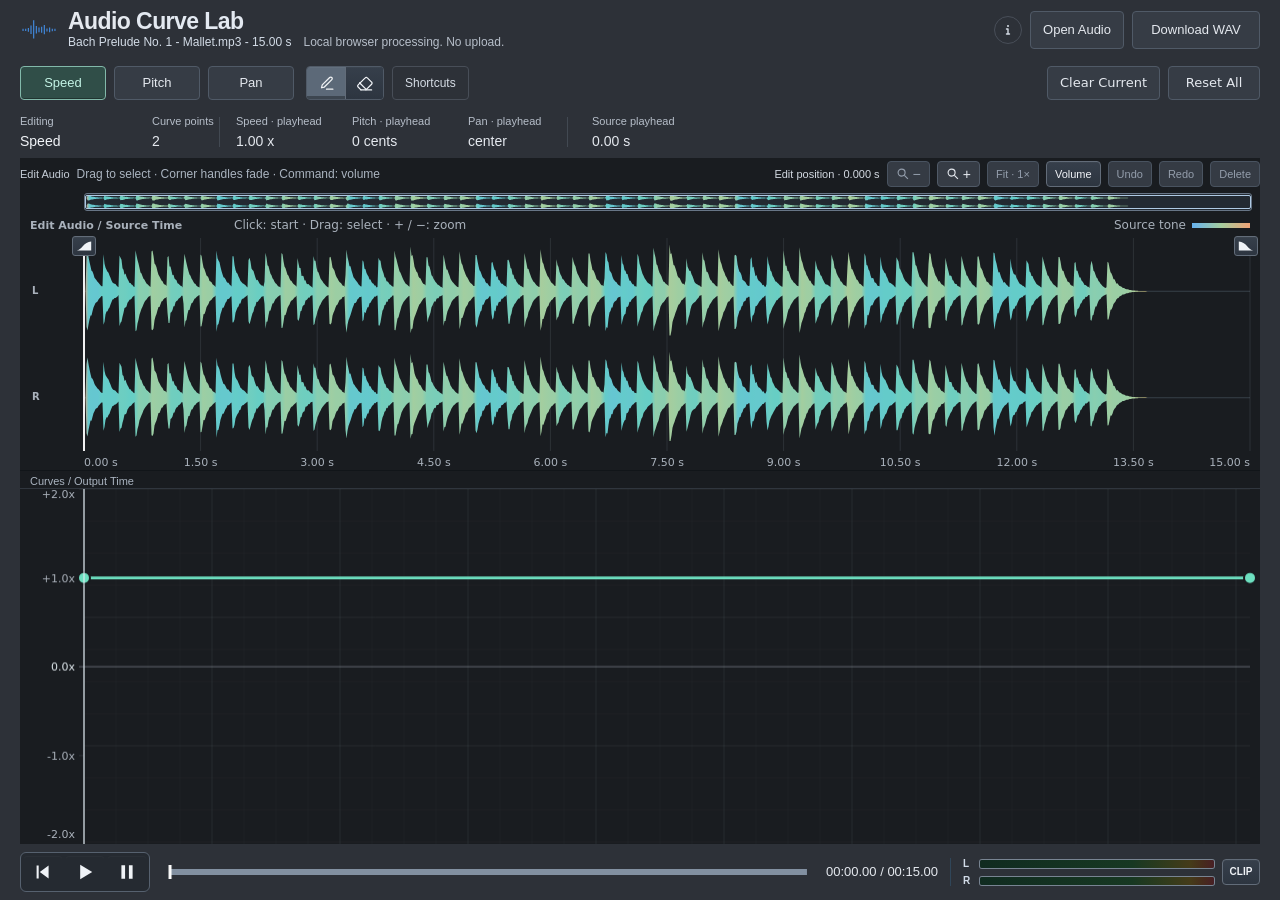
<file: index.html>
<!doctype html>
<html lang="en">
  <head>
    <meta charset="utf-8">
    <meta name="viewport" content="width=device-width, initial-scale=1">
    <title>Audio Curve Lab</title>
    <link rel="icon" type="image/svg+xml" href="assets/identity/audio-micro.svg?v=hub-v0.10">
    <link rel="stylesheet" href="assets/identity/tokens.css?v=hub-v0.10">
    <link rel="stylesheet" href="src/styles.css?v=20261014-filekeys1">
  <link rel="stylesheet" href="src/output-editor.css?v=20261028-overview1">
    <link rel="stylesheet" href="src/curve-actions.css?v=20261014-family1">
    <link rel="stylesheet" href="src/file-help.css?v=20261014-family1">
    <link rel="stylesheet" href="src/parameter-help.css?v=20261014-family1">
    <link rel="stylesheet" href="src/studio-theme.css?v=20261015-studio9">
    <link rel="stylesheet" href="src/button-states.css?v=20261015-2">
      <link rel="stylesheet" href="src/value-strip.css?v=20261015-1">
    <link rel="stylesheet" href="src/functional-surfaces.css?v=20261015-wave2">
    <link rel="stylesheet" href="src/content-alignment.css?v=20261015-notice1">
  <link rel="stylesheet" href="src/transport-polish.css?v=20261015-2">
  <link rel="stylesheet" href="src/transport-surface.css?v=20261015-2">
  <link rel="stylesheet" href="src/brand-layout.css?v=20261015-1">
    <link rel="stylesheet" href="src/readout-layout.css?v=20261028-toolbar-engine1">
    <link rel="stylesheet" href="src/header-rhythm.css?v=20261015-1">
    <link rel="stylesheet" href="src/typography.css?v=20261015-refine2">
    <link rel="stylesheet" href="src/quiet-ui.css?v=20261023-trial1">
    <link rel="stylesheet" href="src/refined-ui.css?v=20261026-graphite1">
</head>
  <body>
    <main class="app">
      <header class="topbar">
        <div class="brand">
          <img class="brandMark" src="assets/identity/audio-symbol.svg?v=hub-v0.10" width="48" height="48" alt="" aria-hidden="true">
          <div class="brandCopy">
            <h1><span>Audio </span><span class="brandAccent">Curve Lab</span></h1>
            <p class="tagline">Draw time, pitch, and space onto sound.</p>
            <p class="statusLine"><span id="fileStatus">No audio loaded</span><span class="privacyNote">Local browser processing. No upload.</span></p>
          </div>
        </div>
        <div class="transport">
          <details id="fileHelp" class="fileHelp">
            <summary aria-label="Audio file and export information" title="Audio file and export information"><svg width="16" height="16" viewBox="0 0 16 16" fill="none" aria-hidden="true"><circle cx="8" cy="4" r="1" fill="currentColor"/><path d="M6.5 7h1.5v5m-1.5 0h3" stroke="currentColor" stroke-width="1.4" stroke-linecap="round" stroke-linejoin="round"/></svg></summary>
            <div class="fileHelpPanel">
              <strong>Files &amp; export</strong>
              <dl>
                <dt>Input</dt><dd>WAV, MP3 recommended.</dd>
                <dt>AIFF</dt><dd>Mono/stereo 16/24-bit PCM (8–192 kHz), converted locally on import. AIFF-C is not supported.</dd>
                <dt>File size</dt><dd>Up to 128 MiB; decoded audio up to 192 MiB.</dd>
                <dt>Output</dt><dd>Up to 5 min · Stereo · 48 kHz / 24-bit WAV.</dd>
                <dt>Processing</dt><dd>Transform</dd>
              </dl>
              <p>Short excerpts recommended. Use one Lab at a time for heavy processing.</p>
            </div>
          </details>
          <label class="fileButton">
            Open Audio
            <input id="fileInput" type="file" accept="audio/*,.aif,.aiff,.aifc">
          </label>
          <a id="saveWavLink" class="fileButton" download="AudioCurveLab-export.wav" hidden>Save WAV</a>
          <span class="exportStatus" role="status" aria-label="Export status" hidden><strong id="downloadReadout">not ready</strong></span>
          <button id="downloadButton" type="button" disabled title="Up to 5 min · Stereo · 48 kHz / 24-bit WAV.">Download WAV</button>
        </div>
      </header>

      <p id="durationNotice" role="status" class="fileNotice"></p>
      <p id="fileNotice" role="alert" class="fileNotice"></p>

      <section class="editor">
        <div class="legend">
          <div class="modeButtons">
            <button id="stretchMode" aria-pressed="true" aria-describedby="stretchHelp" data-parameter-help class="active curveMode" type="button">Speed</button>
            <button id="pitchMode" aria-pressed="false" aria-describedby="pitchHelp" data-parameter-help class="curveMode" type="button">Pitch</button>
            <button id="panMode" aria-pressed="false" aria-describedby="panHelp" data-parameter-help class="curveMode" type="button">Pan</button>
            <div class="toolToggle" role="group" aria-label="Curve editing tool">
              <button id="penTool" class="active" type="button" aria-label="Pen" aria-pressed="true" title="Pen: add or move points. Shift-drag a point to move it and all points to its right vertically. Esc cancels the group drag.">
                <svg xmlns="http://www.w3.org/2000/svg" width="17" height="17" viewBox="0 0 24 24" fill="none" stroke="currentColor" stroke-width="2" stroke-linecap="round" stroke-linejoin="round" aria-hidden="true"><path d="M12 20h9"/><path d="M16.5 3.5a2.121 2.121 0 0 1 3 3L9 17l-4 1 1-4Z"/></svg>
              </button>
              <button id="eraserTool" type="button" aria-label="Eraser" aria-pressed="false" title="Eraser: click a point to delete. Mac: Option-click; PC: Ctrl-click">
                <svg xmlns="http://www.w3.org/2000/svg" width="17" height="17" viewBox="0 0 24 24" fill="none" stroke="currentColor" stroke-width="2" stroke-linecap="round" stroke-linejoin="round" aria-hidden="true"><path d="m7 21-4-4a2 2 0 0 1 0-3L13 4a2 2 0 0 1 3 0l6 6a2 2 0 0 1 0 3l-8 8"/><path d="M22 21H7"/><path d="m5 11 9 9"/></svg>
              </button>
            </div>
            <details id="shortcutHelp" class="fileHelp shortcutHelp">
              <summary title="Existing shortcuts by editing area">Shortcuts</summary>
              <div class="fileHelpPanel" aria-label="Keyboard shortcuts">
                <strong>Keyboard shortcuts</strong>
                <h3>Curves / Output Time</h3>
                <dl>
                  <dt>Shift-drag</dt><dd>Move this and following points vertically. X stays fixed.</dd>
                  <dt>Option-click</dt><dd>Mac: delete a point. PC: Ctrl-click. Endpoints stay protected.</dd>
                  <dt>Esc</dt><dd>Cancel the pending Shift group drag.</dd>
                </dl>
                <h3>Edit Audio / Source Time</h3>
                <dl>
                  <dt>+ / −</dt><dd>Zoom the source view.</dd>
                  <dt>Delete</dt><dd>Remove the selected range; source area focused.</dd>
                  <dt>⌘Z / Ctrl+Z</dt><dd>Undo source edits; add Shift to redo. Source area focused.</dd>
                  <dt>⌘ / Volume</dt><dd>Hold Command temporarily, or toggle Volume.</dd>
                </dl>
                <h3>Source volume · canvas focused</h3>
                <dl>
                  <dt>← / →</dt><dd>Select a volume point.</dd>
                  <dt>↑ / ↓</dt><dd>Adjust 0.5 dB; Shift: 0.1 dB.</dd>
                  <dt>Home / Enter</dt><dd>Home: set 0 dB. Enter: add 0 dB at the source edit position.</dd>
                  <dt>Option / Alt-click</dt><dd>Erase a volume point. Delete also removes the selected point.</dd>
                </dl>
                <h3>Playback</h3>
                <dl>
                  <dt>Space</dt><dd>Play/pause outside inputs, selectors and help.</dd>
                  <dt>← / →</dt><dd>Output bar focused: seek 1 s; Shift: 0.1 s. Home / End: boundaries.</dd>
                </dl>
                <p>Undo/Redo apply to source edits, not the lower curves. Source and output positions are separate. Esc closes this guide.</p>
              </div>
            </details>
          </div>
          <div class="curveActions">
            <button id="clearCurveButton" type="button">Clear Current</button>
            <button id="resetButton" type="button">Reset All</button>
          </div>
        </div>

        <div class="panel currentValues">
          <div class="readout primaryReadout">
            <span>Editing</span>
            <strong id="modeReadout">Speed</strong>
          </div>
          <div class="readout editContextEnd">
            <span>Curve points</span>
            <strong id="pointsReadout">2</strong>
          </div>
          <div class="readout">
            <span id="stretchReadoutLabel" title="Stopped: curve target at the output playhead. Playing: live playback value. Point tooltips show the point's own value.">Speed · playhead</span>
            <strong id="stretchReadout">1.00 x</strong>
          </div>
          <div class="readout">
            <span id="pitchReadoutLabel" title="Stopped: curve target at the output playhead. Playing: live playback value. Point tooltips show the point's own value.">Pitch · playhead</span>
            <strong id="pitchReadout">0 cents</strong>
          </div>
          <div class="readout playbackGroupEnd">
            <span id="panReadoutLabel" title="Stopped: curve target at the output playhead. Playing: live playback value. Point tooltips show the point's own value.">Pan · playhead</span>
            <strong id="panReadout">center</strong>
          </div>
          <div class="readout sourcePositionReadout">
            <span title="Source playback position, separate from the source edit position or selected range.">Source playhead</span>
            <strong id="sourceReadout">0.00 s</strong>
          </div>
        </div>
        <section id="sourceEditPanel" class="sourceEditPanel" aria-label="Editable audio">
          <div class="sourceEditToolbar"><strong title="Source tone colors: blue = lower spectral centroid, teal/gold/peach = higher. Visual estimate of source audio before Speed/Pitch/Pan; not clipping or pitch. Source edits refresh the colors.">Edit Audio</strong><span id="editStatus" role="status">Drag to select · Delete to join · Corner handles fade · Auto-applied</span><span id="editCursor" title="Source edit position, separate from the output playback position.">Edit position · 0.000 s</span><button id="editZoomOut" type="button" aria-label="Zoom out source" title="Zoom out (−)"><svg viewBox="0 0 20 20" aria-hidden="true"><circle cx="8" cy="8" r="5"/><path d="m12 12 5 5"/></svg><span>−</span></button><button id="editZoomIn" type="button" aria-label="Zoom in source" title="Zoom in (+)"><svg viewBox="0 0 20 20" aria-hidden="true"><circle cx="8" cy="8" r="5"/><path d="m12 12 5 5"/></svg><span>+</span></button><button id="editZoomFit" type="button" title="Show entire source">Fit · 1×</button><button id="editVolume" type="button" aria-pressed="false" title="Hold Command over the source waveform, or toggle Volume. Click/drag points; Option-click deletes. Range: mute to +6 dB.">Volume</button><button id="editVolumeReset" type="button" hidden disabled title="Reset only source volume to 0 dB; Undo restores it.">Reset volume</button><button id="editUndo" type="button" disabled title="Undo source edits only · Command/Ctrl+Z while the source editing area has focus">Undo</button><button id="editRedo" type="button" disabled title="Redo source edits only · Command/Ctrl+Shift+Z while the source editing area has focus">Redo</button><button id="editDelete" type="button" disabled>Delete</button></div>
          <div class="sourceNavigator"><div id="editPan" role="slider" tabindex="0" aria-valuemin="0" aria-valuemax="100" aria-valuenow="0" aria-label="Source overview navigation" title="Whole working source · Bright region: visible view, not edit selection · Click/drag or arrow keys to navigate"><canvas id="sourceOverviewCanvas" aria-hidden="true"></canvas><span class="sourceViewport"></span></div></div>
          <div class="sourceWaveFrame">
            <canvas id="sourceWaveCanvas" tabindex="0" role="group" aria-label="Editable audio waveform. Click sets playback start. Drag to select. Plus and minus zoom. Delete removes selection. Changes apply automatically."></canvas>
            <button id="fadeInHandle" class="fadeHandle" type="button" aria-label="Fade in handle" title="Fade In · Drag inward; arrow keys adjust 10 ms; Home clears"><svg viewBox="0 0 20 14" aria-hidden="true"><path d="M2 12 C7 12 10 2 18 2 L18 12 Z"/></svg></button><button id="fadeOutHandle" class="fadeHandle" type="button" aria-label="Fade out handle" title="Fade Out · Drag inward; arrow keys adjust 10 ms; Home clears"><svg viewBox="0 0 20 14" aria-hidden="true"><path d="M2 2 C10 2 13 12 18 12 L2 12 Z"/></svg></button>
          </div>
        </section>
        <div class="canvasFrame">
          <div class="curveTimeLabel">Curves / Output Time</div>
          <canvas id="waveCanvas" width="1400" height="620" aria-label="Click to add or drag to move a point. Shift-drag a point and all points to its right vertically; X stays fixed. Esc cancels the group drag. Mac: Option-click to delete; PC: Ctrl-click."></canvas>
        </div>


      </section>

      <footer class="playbackBar" aria-label="Playback and output monitoring">
        <div class="bottomTransport" aria-label="Transport controls">
          <button id="rewindButton" type="button" title="Return to start" aria-label="Return to start" disabled>⏮</button>
          <button id="playButton" type="button" aria-label="Play" title="Play · Space" aria-pressed="false" disabled>Play</button>
          <button id="stopButton" type="button" aria-label="Pause" title="Pause · Space — resume from this position" disabled>Pause</button>
        </div>
          <canvas id="outputWaveCanvas" width="1400" height="34" role="slider" tabindex="0" aria-label="Output playback time. Click or drag to seek." aria-valuemin="0" aria-valuemax="100" aria-valuenow="0" aria-disabled="true"></canvas>
        <output id="timeStatus" aria-label="Current playback time and duration">00:00.00 / 00:00.00</output>
        <section class="outputMeter" aria-label="Stereo output level meter">
          <div class="meterChannels">
            <div class="meterRow" data-meter-channel="0">
              <span class="meterChannelLabel">L</span>
              <div class="meterTrack" aria-hidden="true">
                <div class="meterRms"></div>
                <div class="meterPeak"></div>
                <div class="meterHold"></div>
              </div>
            </div>
            <div class="meterRow" data-meter-channel="1">
              <span class="meterChannelLabel">R</span>
              <div class="meterTrack" aria-hidden="true">
                <div class="meterRms"></div>
                <div class="meterPeak"></div>
                <div class="meterHold"></div>
              </div>
            </div>
          </div>
          <button id="meterClipButton" class="meterClip" type="button" aria-pressed="false" title="Clip indicator. Click to reset.">CLIP</button>
        </section>
      </footer>
    </main>

    <div id="resetDialog" class="dialogBackdrop" hidden>
      <div class="confirmDialog" role="dialog" aria-modal="true" aria-labelledby="resetDialogTitle" aria-describedby="resetDialogDescription">
        <h2 id="resetDialogTitle">Reset all curves?</h2>
        <p id="resetDialogDescription">All curve nodes will be removed and the curves will return to their default state. This action cannot be undone.</p>
        <div class="dialogActions">
          <button id="cancelResetButton" type="button">Cancel</button>
          <button id="confirmResetButton" type="button">Reset All</button>
        </div>
      </div>
    </div>

    <script src="src/file-help.js?v=20261028-readout-guide1" type="module"></script>
    <script src="src/app.js?v=20261029-input-validation1" type="module"></script>
    <div id="stretchHelp" class="parameterHelp" role="tooltip" hidden><strong>Speed · −2× to +2×</strong><span>Change source playback speed. Negative values reverse the sound; zero freezes the source position.</span></div>
    <div id="pitchHelp" class="parameterHelp" role="tooltip" hidden><strong>Pitch · −2400 to +2400 cents</strong><span>Shift pitch down or up by as much as two octaves. 1200 cents = one octave.</span></div>
    <div id="panHelp" class="parameterHelp" role="tooltip" hidden><strong>Pan · Left / Right</strong><span>Move sound across the stereo field. Top = Left · Center = Center · Bottom = Right.</span></div>
    <script type="module" src="src/parameter-help.js?v=20261014-family1"></script>
  <script src="src/value-details.js?v=20261015-1" type="module"></script>
</body>
</html>
</file>
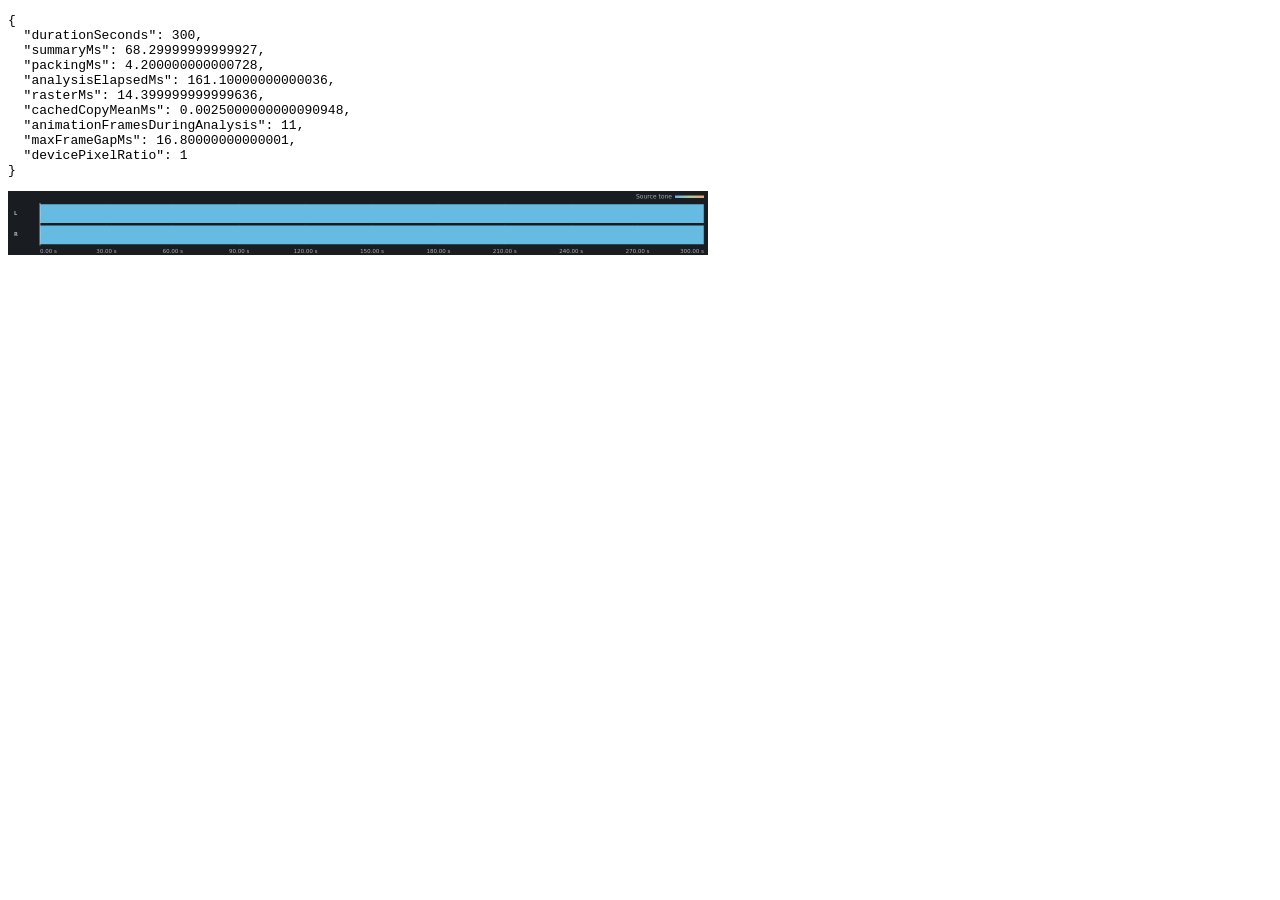
<file: tests/browser-source-tone.html>
<!doctype html><meta charset="utf-8"><title>Source tone display benchmark</title><pre id="result">Running display-only benchmark…</pre><canvas id="wave" width="2800" height="256" style="width:1400px;height:128px"></canvas>
<script type="module">
import {summarizeChannels,paintWaveform,peakOf} from '../src/waveform-view.js?v=20261015-source-tone1';
import {analyzeSourceColors} from '../src/source-colors.js';
const samples=new Float32Array(48000*300);for(let i=0;i<samples.length;i++)samples[i]=.5*Math.sin(i*.03);
const buffer={length:samples.length,numberOfChannels:2,sampleRate:48000,getChannelData:()=>samples};
let t=performance.now();const peaks=summarizeChannels([samples,samples]);const summaryMs=performance.now()-t;
let gaps=[],last=performance.now(),running=true;function frame(now){gaps.push(now-last);last=now;if(running)requestAnimationFrame(frame);}requestAnimationFrame(frame);
t=performance.now();let packingMs=0;const colors=await new Promise(resolve=>{analyzeSourceColors(buffer,resolve);packingMs=performance.now()-t;});const analysisElapsedMs=performance.now()-t;
const ctx=document.querySelector('canvas').getContext('2d');t=performance.now();paintWaveform(ctx,{width:1400,peaks,colors,duration:300,referencePeak:peakOf(peaks)});const rasterMs=performance.now()-t;
const cache=document.createElement('canvas');cache.width=2800;cache.height=256;cache.getContext('2d').drawImage(ctx.canvas,0,0);t=performance.now();for(let i=0;i<120;i++){ctx.setTransform(1,0,0,1,0,0);ctx.drawImage(cache,0,0);}const cachedCopyMeanMs=(performance.now()-t)/120;running=false;
document.querySelector('#result').textContent=JSON.stringify({durationSeconds:300,summaryMs,packingMs,analysisElapsedMs,rasterMs,cachedCopyMeanMs,animationFramesDuringAnalysis:gaps.length,maxFrameGapMs:Math.max(...gaps),devicePixelRatio},null,2);
</script>
</file>
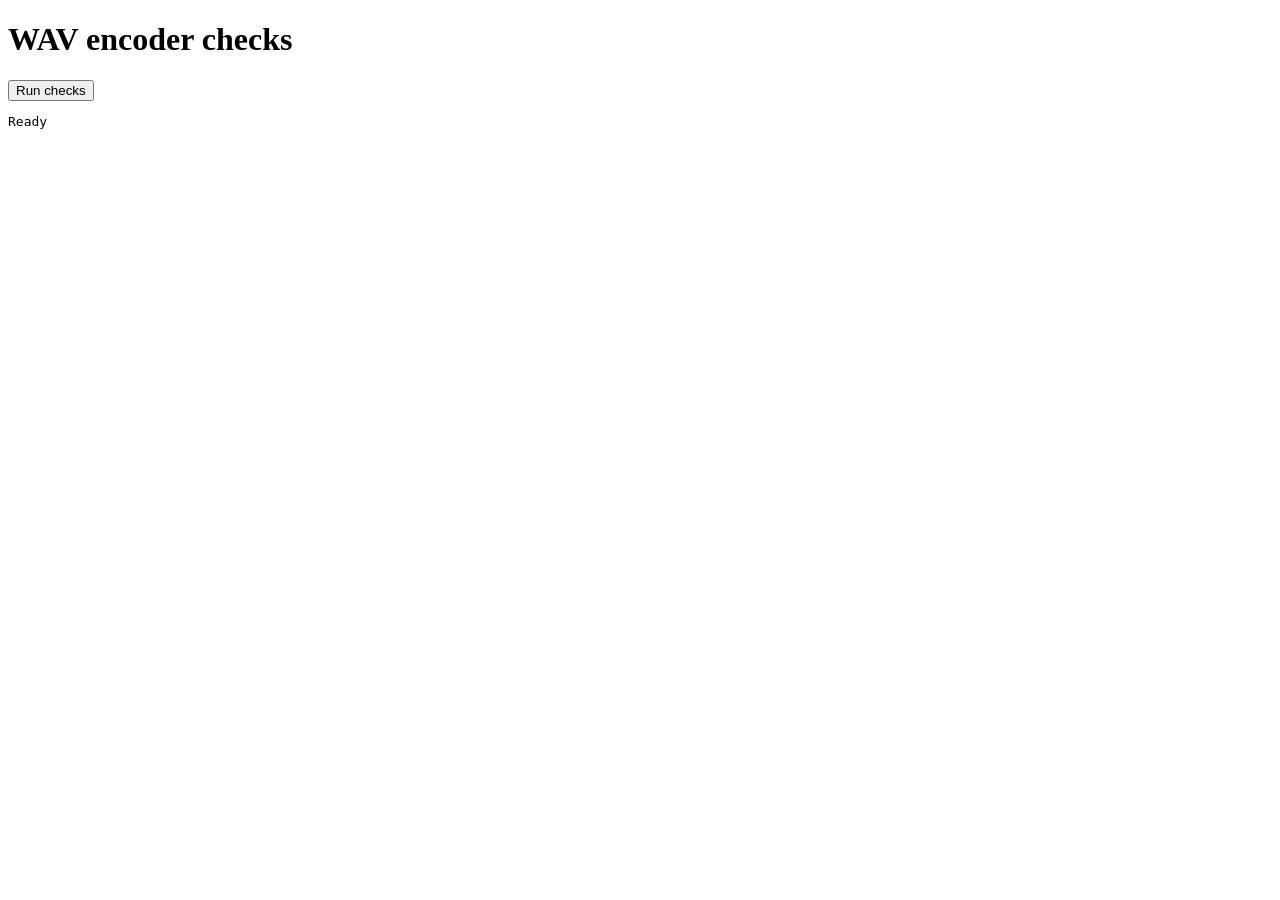
<file: tests/browser-wav-encoder.html>
<!doctype html><meta charset="utf-8"><title>WAV encoder checks</title><h1>WAV encoder checks</h1><button id="run">Run checks</button><pre id="result">Ready</pre><script type="module">
import {runEncoderTests} from './wav-encoder-suite.js';
document.querySelector('#run').onclick=async()=>{document.querySelector('#result').textContent='Running';try{const rows=await runEncoderTests();document.querySelector('#result').textContent='PASS '+rows.length+' checks\n'+rows.join('\n');}catch(e){document.querySelector('#result').textContent='FAIL '+e.stack;}};
</script>
</file>
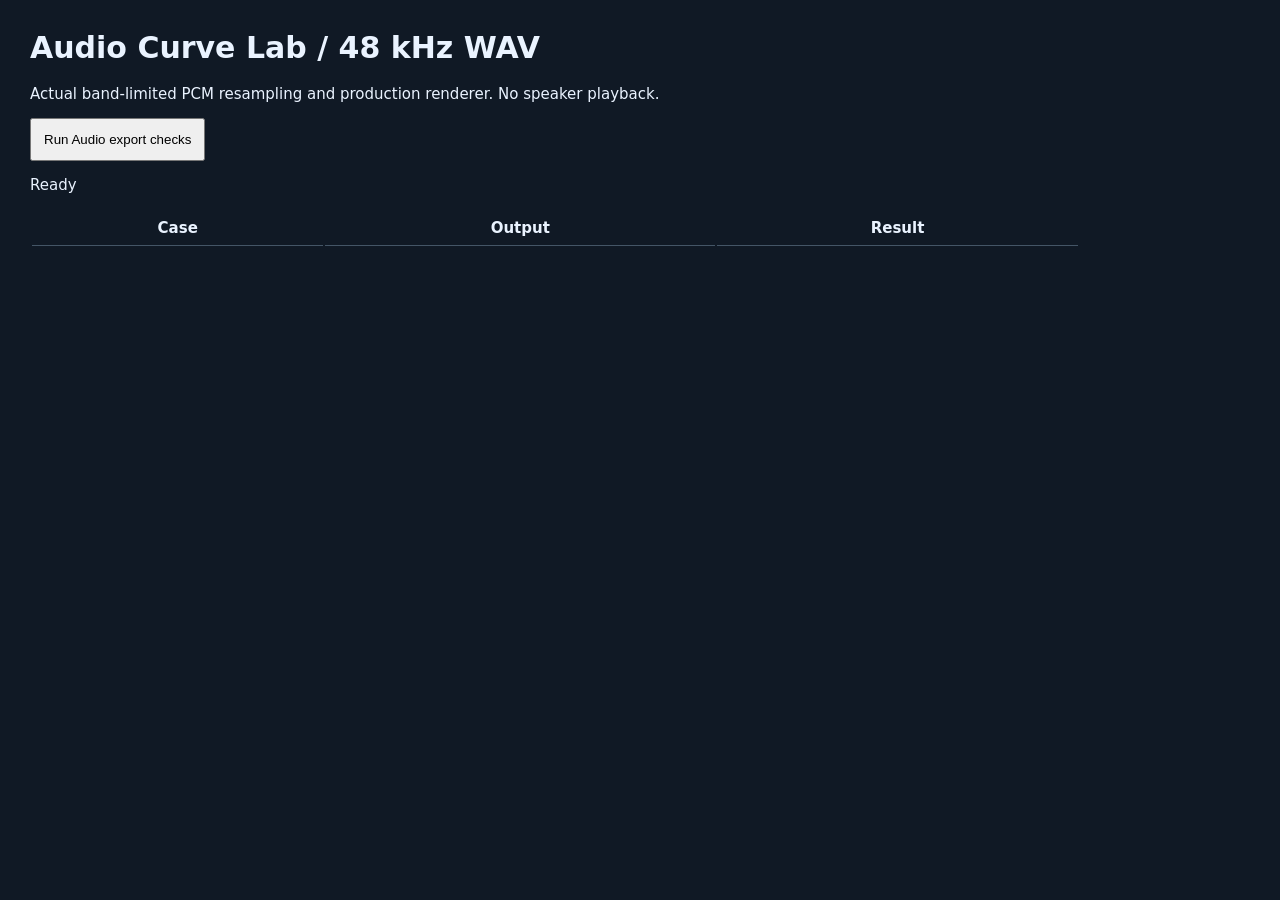
<file: tests/browser-wav-output.html>
<!doctype html><meta charset="utf-8"><title>Audio 48 kHz WAV verification</title>
<style>body{font:15px system-ui;max-width:1050px;margin:30px;background:#101925;color:#eaf3ff}button{padding:12px}td,th{padding:8px;border-bottom:1px solid #456}table{width:100%}pre{white-space:pre-wrap}</style>
<h1>Audio Curve Lab / 48 kHz WAV</h1><p>Actual band-limited PCM resampling and production renderer. No speaker playback.</p><button id="run">Run Audio export checks</button><p id="status">Ready</p><table><thead><tr><th>Case</th><th>Output</th><th>Result</th></tr></thead><tbody id="rows"></tbody></table><pre id="results"></pre><script type="module" src="./browser-wav-output.js"></script>
</file>
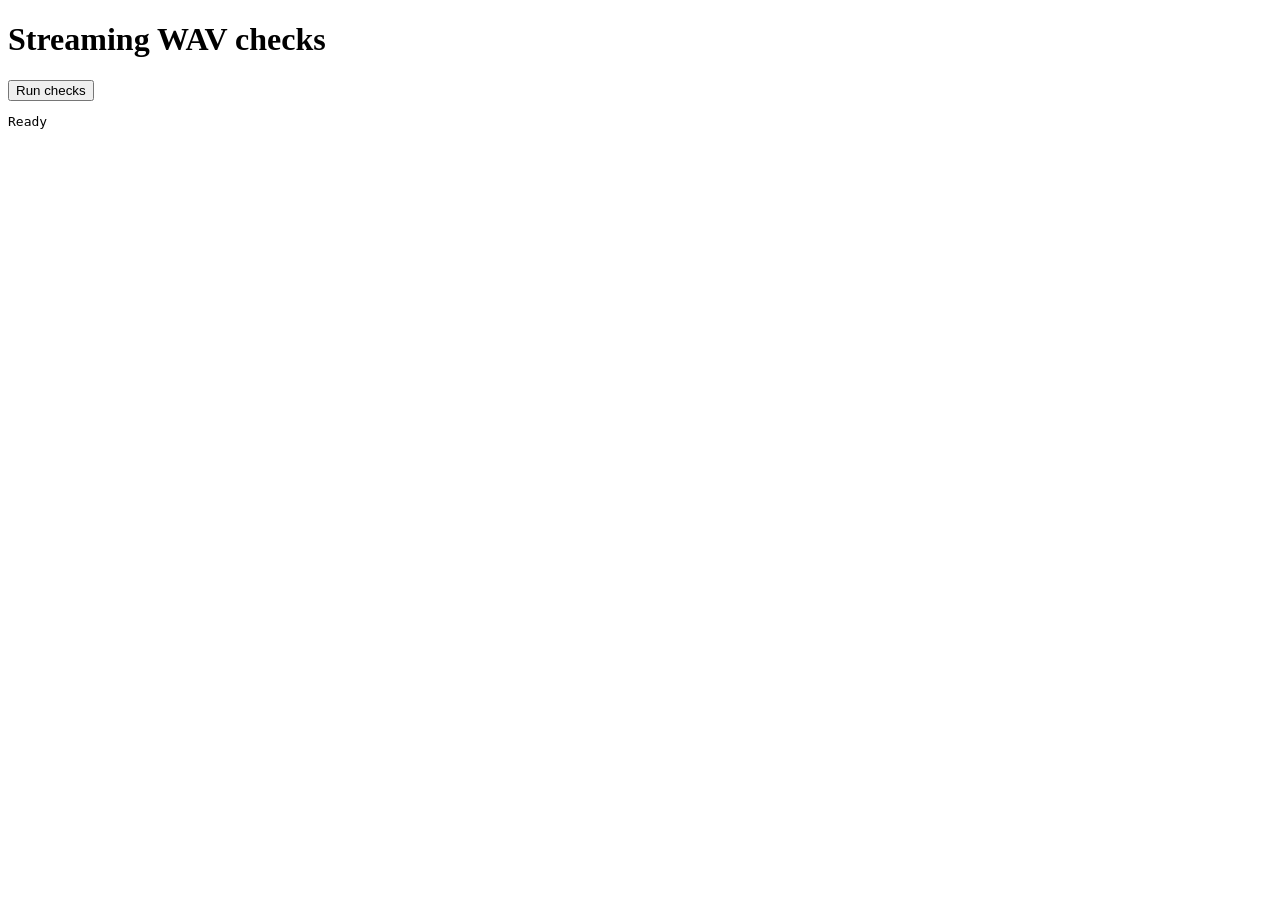
<file: tests/browser-wav-stream.html>
<!doctype html><meta charset="utf-8"><title>Streaming WAV checks</title><h1>Streaming WAV checks</h1><button id="run">Run checks</button><pre id="result">Ready</pre><script type="module">import {runStreamingTests} from './wav-stream-suite.js?v=20261006-stream-02';document.querySelector('#run').onclick=async()=>{const e=document.querySelector('#result');e.textContent='Running';try{const rows=await runStreamingTests();e.textContent='PASS '+rows.length+' checks\n'+rows.join('\n');}catch(err){e.textContent='FAIL '+err.stack;}};</script>
</file>
<file: assets/identity/tokens.css>
/* Pinned Hub v0.10 palette. Update from palette.json together. */
:root {
  --curve-lab-audio: #459BFF;
  --curve-lab-timbre: #F4CB38;
  --curve-lab-space: #A982FF;
  --curve-lab-granular: #EF4FA4;
  --curve-lab-spectral: #FF7047;
  --curve-lab-oscillator: #28CDB0;
}
</file>
<file: src/styles.css>
:root {
  color-scheme: dark;
  --cl-bg: #07111c;
  --cl-bg-deep: #050b12;
  --cl-surface: #0d1b29;
  --cl-surface-raised: #122438;
  --cl-surface-hover: #182f46;
  --cl-surface-active: #1b3751;
  --cl-border: #203a52;
  --cl-border-strong: #345672;
  --cl-text: #e8f0f6;
  --cl-text-secondary: #aabccc;
  --cl-text-muted: #71889b;
  --cl-accent: var(--curve-lab-audio);
  --cl-accent-hover: #6aafff;
  --cl-focus: #8fbfff;
  --cl-speed: #6de0c0;
  --cl-pitch: #eb6f75;
  --cl-pan: #b887f4;
  --cl-danger: #e35d80;
  --cl-meter-green: #20d45b;
  --cl-meter-yellow: #f2d31b;
  --cl-meter-orange: #f28c18;
  --cl-meter-red: #e44747;
  --cl-meter-hold: #f4f7f9;
  --cl-radius-sm: 4px;
  --cl-radius-md: 6px;
  --cl-radius-lg: 8px;
  --cl-space-1: 4px;
  --cl-space-2: 8px;
  --cl-space-3: 12px;
  --cl-space-4: 16px;
  --cl-space-6: 24px;
  --cl-space-8: 32px;
  --cl-control-height: 38px;
  --cl-toolbar-height: 54px;
  font-family: system-ui, -apple-system, BlinkMacSystemFont, "Segoe UI", sans-serif;
  background: var(--cl-bg-deep);
  color: var(--cl-text);
}

* {
  box-sizing: border-box;
}

body {
  margin: 0;
  min-height: 100vh;
  min-height: 100dvh;
  overflow: auto;
  background: var(--cl-bg-deep);
}

button,
input {
  font: inherit;
}

.app {
  display: grid;
  grid-template-columns: minmax(0, 1fr);
  grid-template-rows: auto auto auto auto;
  align-content: start;
  min-height: 100vh;
  min-height: 100dvh;
  padding-bottom: 84px;
  padding-bottom: calc(84px + env(safe-area-inset-bottom, 0px));
}

.topbar {
  grid-column: 1 / -1;
  display: grid;
  grid-template-columns: minmax(330px, 1fr) auto;
  align-items: center;
  gap: var(--cl-space-6);
  padding: 18px var(--cl-space-6);
  border-bottom: 1px solid rgba(52, 86, 114, 0.72);
  background: #08131e;
}

.brand {
  display: grid;
  grid-template-columns: 48px minmax(0, 1fr);
  align-items: center;
  gap: var(--cl-space-3);
  min-width: 0;
}

.brandMark {
  width: 48px;
  height: 48px;
  display: block;
  object-fit: contain;
}

.brandCopy {
  min-width: 0;
}

.brand h1 {
  margin: 0;
  font-size: 25px;
  font-weight: 720;
  line-height: 1.1;
  letter-spacing: 0;
}

.brandAccent {
  color: var(--cl-accent);
}

.brand p {
  margin: 0;
}

.tagline {
  margin-top: var(--cl-space-1);
  color: var(--cl-text-secondary);
  font-size: 13px;
  line-height: 1.35;
}

.statusLine {
  display: flex;
  align-items: baseline;
  flex-wrap: wrap;
  gap: 5px var(--cl-space-3);
  margin-top: 3px;
  color: var(--cl-text-secondary);
  font-size: 12px;
  line-height: 1.35;
}

.privacyNote {
  color: #77b7aa;
}

.formatNote {
  margin-top: 2px;
  color: #90a9ba;
  font-size: 11px;
  line-height: 1.35;
}

.transport {
  display: flex;
  align-items: center;
  justify-self: end;
  gap: var(--cl-space-2);
  flex-wrap: wrap;
}

button,
.fileButton {
  min-width: 74px;
  height: var(--cl-control-height);
  display: inline-flex;
  align-items: center;
  justify-content: center;
  padding: 0 14px;
  border: 1px solid var(--cl-border);
  border-radius: var(--cl-radius-md);
  background: var(--cl-surface-raised);
  color: var(--cl-text-secondary);
  font-size: 13px;
  font-weight: 620;
  line-height: 1;
  text-decoration: none;
  white-space: nowrap;
  cursor: pointer;
}

button:hover,
.fileButton:hover {
  border-color: var(--cl-border-strong);
  background: var(--cl-surface-hover);
  color: var(--cl-text);
}

button:focus-visible,
.fileButton:focus-within {
  outline: 2px solid var(--cl-focus);
  outline-offset: 2px;
}

button:active:not(:disabled),
.fileButton:active {
  background: var(--cl-surface-active);
}

#downloadButton {
  min-width: 128px;
  border-color: var(--cl-accent);
  background: color-mix(in srgb, var(--cl-accent) 48%, var(--cl-bg));
  color: #f4fbff;
}

#downloadButton:hover {
  border-color: var(--cl-accent-hover);
  background: color-mix(in srgb, var(--cl-accent) 60%, var(--cl-bg));
}

#stopButton {
  border-color: #784054;
  color: #f09ab1;
}

#stopButton:hover {
  border-color: var(--cl-danger);
  background: #321d2a;
  color: #ffc0d0;
}

#clearCurveButton {
  border-color: #3b5063;
}

button:disabled {
  opacity: 0.42;
  cursor: default;
}

.fileButton input {
  position: absolute;
  width: 1px;
  height: 1px;
  padding: 0;
  margin: -1px;
  overflow: hidden;
  clip-path: inset(50%);
  white-space: nowrap;
  border: 0;
}

.editor {
  min-width: 0;
  min-height: 0;
  display: grid;
  grid-template-rows: auto auto auto auto auto;
  align-content: start;
  gap: var(--cl-space-3);
  padding: var(--cl-space-4);
}

.legend {
  min-height: var(--cl-toolbar-height);
  display: grid;
  grid-template-columns: auto minmax(0, 1fr) auto;
  align-items: center;
  gap: var(--cl-space-4);
  padding: var(--cl-space-2) var(--cl-space-3);
  border: 1px solid var(--cl-border);
  border-radius: var(--cl-radius-lg);
  background: var(--cl-surface);
  color: var(--cl-text-muted);
  font-size: 12px;
}

.modeButtons,
.curveLegend,
.curveActions {
  display: flex;
  align-items: center;
  gap: var(--cl-space-2);
  flex-wrap: wrap;
}

.curveLegend {
  min-width: 0;
  gap: var(--cl-space-4);
}

.curveActions {
  justify-content: flex-end;
}

.legend button {
  min-width: 86px;
  height: 34px;
}

.curveMode {
  border-color: #29445b;
  background: #102236;
}

.toolToggle {
  display: inline-flex;
  height: 34px;
  margin-left: var(--cl-space-1);
  overflow: hidden;
  border: 1px solid #2d4a61;
  border-radius: var(--cl-radius-md);
}

.legend .toolToggle button {
  width: 38px;
  min-width: 38px;
  height: 32px;
  padding: 0;
  border: 0;
  border-radius: 0;
  background: #102236;
  color: #9fb5c6;
}

.legend .toolToggle button + button {
  border-left: 1px solid #2d4a61;
}

.legend .toolToggle button.active {
  background: #1c4b68;
  color: #e6f7ff;
}

.legend .toolToggle button:focus-visible {
  outline: 2px solid var(--cl-focus);
  outline-offset: -2px;
}

#clearCurveButton,
#resetButton {
  min-width: 92px;
  color: var(--cl-text-secondary);
}

#stretchMode.active {
  border-color: var(--cl-speed);
  background: #153d39;
  color: #d4fff4;
}

#pitchMode.active {
  border-color: var(--cl-pitch);
  background: #3b222b;
  color: #ffd5da;
}

#panMode.active {
  border-color: var(--cl-pan);
  background: #302642;
  color: #eadcff;
}

.stretchSwatch,
.pitchSwatch,
.panSwatch {
  display: inline-block;
  width: 22px;
  height: 3px;
  margin-right: 6px;
  border-radius: 2px;
  vertical-align: middle;
}

.stretchSwatch { background: var(--cl-speed); }
.pitchSwatch { background: var(--cl-pitch); }
.panSwatch { background: var(--cl-pan); }

.panel {
  display: grid;
  grid-template-columns: repeat(8, minmax(104px, 1fr));
  gap: 0;
  padding: 10px 12px;
  border: 1px solid var(--cl-border);
  border-radius: var(--cl-radius-lg);
  background: #0a1724;
}

.readout {
  position: relative;
  display: grid;
  grid-template-rows: 13px 17px;
  align-content: center;
  gap: 4px;
  min-width: 0;
  padding: 0 14px;
  color: var(--cl-text-muted);
  font-size: 11px;
  line-height: 1.2;
  text-transform: uppercase;
}

.readout:first-child {
  padding-left: 4px;
}

.readout:not(:last-child)::after {
  position: absolute;
  top: 3px;
  right: 0;
  bottom: 3px;
  width: 1px;
  background: rgba(52, 86, 114, 0.58);
  content: "";
}

.readout strong {
  overflow: hidden;
  color: var(--cl-text);
  font-size: 13px;
  font-weight: 650;
  font-variant-numeric: tabular-nums;
  line-height: 1.3;
  text-overflow: ellipsis;
  text-transform: none;
  white-space: nowrap;
}

.canvasFrame,
.sourceWaveFrame,
.outputWaveFrame {
  min-width: 0;
  overflow: hidden;
  border: 1px solid var(--cl-border-strong);
  border-radius: var(--cl-radius-lg);
  background: #0c1f31;
}

.canvasFrame {
  display: grid;
  grid-template-rows: 18px auto;
}

.curveTimeLabel {
  padding: 3px 10px 0;
  border-bottom: 1px solid rgba(79, 121, 155, 0.28);
  color: #9bb4c9;
  font-size: 10px;
  font-weight: 650;
  line-height: 14px;
}

#sourceWaveCanvas,
#outputWaveCanvas {
  display: block;
  height: 96px;
  background: #0c1f31;
}

#outputWaveCanvas {
  cursor: ew-resize;
  touch-action: none;
}

#outputWaveCanvas[aria-disabled="true"] {
  cursor: default;
}

#outputWaveCanvas:focus-visible {
  outline: 2px solid var(--cl-focus);
  outline-offset: -3px;
}

#waveCanvas {
  height: 602px;
  height: clamp(222px, calc(100vh - 620px), 602px);
  height: clamp(222px, calc(100dvh - 620px), 602px);
  display: block;
  background: #0c1f31;
  cursor: crosshair;
}

#waveCanvas.eraseMode {
  cursor: url("eraser-cursor.svg") 5 25, crosshair;
}

.playbackBar {
  position: fixed;
  z-index: 10;
  right: var(--cl-space-4);
  bottom: var(--cl-space-3);
  bottom: max(var(--cl-space-3), env(safe-area-inset-bottom, 0px));
  left: var(--cl-space-4);
  display: grid;
  grid-template-columns: auto auto minmax(33vw, 1fr);
  align-items: center;
  gap: var(--cl-space-4);
  min-height: 66px;
  margin: 0;
  padding: 10px 12px;
  border: 1px solid var(--cl-border);
  border-radius: var(--cl-radius-lg);
  background: #0a1724;
}

.bottomTransport {
  display: flex;
  align-items: center;
  gap: var(--cl-space-2);
}

.bottomTransport button {
  min-width: 74px;
}

#timeStatus {
  min-width: 166px;
  color: var(--cl-text);
  font-size: 16px;
  font-weight: 680;
  font-variant-numeric: tabular-nums;
  text-align: center;
  white-space: nowrap;
}

.outputMeter {
  display: grid;
  grid-template-columns: auto minmax(140px, 1fr) auto;
  align-items: center;
  gap: var(--cl-space-2);
  min-width: 0;
  padding-left: var(--cl-space-3);
  border-left: 1px solid rgba(52, 86, 114, 0.58);
}

.meterTitle {
  color: var(--cl-text-muted);
  font-size: 10px;
  font-weight: 750;
}

.meterChannels {
  display: grid;
  gap: 5px;
  min-width: 0;
}

.meterRow {
  display: grid;
  grid-template-columns: 11px minmax(90px, 1fr) 34px;
  align-items: center;
  gap: 5px;
}

.meterChannelLabel,
.meterValue {
  color: var(--cl-text-muted);
  font-size: 10px;
  font-weight: 650;
  font-variant-numeric: tabular-nums;
}

.meterValue {
  text-align: right;
}

.meterTrack {
  position: relative;
  height: 7px;
  overflow: hidden;
  border: 1px solid #233d53;
  border-radius: 2px;
  background: #050c13;
}

.meterRms,
.meterPeak {
  position: absolute;
  inset: 0;
  width: 100%;
  transform: scaleX(0);
  transform-origin: left center;
  background: linear-gradient(
    90deg,
    var(--cl-meter-green) 0%,
    var(--cl-meter-green) 68%,
    var(--cl-meter-yellow) 80%,
    var(--cl-meter-orange) 90%,
    var(--cl-meter-red) 100%
  );
}

.meterRms {
  opacity: 0.72;
}

.meterPeak {
  top: 1px;
  bottom: 1px;
  opacity: 0.96;
}

.meterHold {
  position: absolute;
  top: 0;
  bottom: 0;
  left: 0;
  width: 1px;
  background: var(--cl-meter-hold);
}

.meterClip {
  min-width: 38px;
  width: 38px;
  height: 26px;
  padding: 0;
  border-color: #493142;
  background: #1b1c28;
  color: #79576a;
  font-size: 9px;
  font-weight: 760;
}

.meterClip.clipped {
  border-color: var(--cl-danger);
  background: #5a2035;
  color: #ffd5df;
}

.dialogBackdrop {
  position: fixed;
  inset: 0;
  z-index: 20;
  display: grid;
  place-items: center;
  padding: 20px;
  background: rgba(2, 8, 14, 0.76);
}

.dialogBackdrop[hidden] {
  display: none;
}

.confirmDialog {
  width: min(420px, 100%);
  padding: 20px;
  border: 1px solid var(--cl-border-strong);
  border-radius: var(--cl-radius-lg);
  background: #102131;
}

.confirmDialog h2 {
  margin: 0;
  font-size: 18px;
  letter-spacing: 0;
}

.confirmDialog p {
  margin: 12px 0 20px;
  color: var(--cl-text-secondary);
  font-size: 13px;
  line-height: 1.5;
}

.dialogActions {
  display: flex;
  justify-content: flex-end;
  gap: var(--cl-space-2);
}

#confirmResetButton {
  border-color: #7a4255;
  background: #37202a;
  color: #f5bdcb;
}

@media (max-width: 1180px) {
  .topbar {
    grid-template-columns: minmax(320px, 1fr) auto;
  }

  .transport {
    grid-column: 2;
    grid-row: 1;
    max-width: 520px;
  }

  .legend {
    grid-template-columns: minmax(0, 1fr) auto;
  }

  .curveLegend {
    grid-column: 1 / -1;
    grid-row: 2;
  }
}

@media (max-width: 860px) {
  .topbar {
    align-items: start;
    grid-template-columns: minmax(0, 1fr);
    gap: var(--cl-space-3);
    padding: var(--cl-space-4);
  }

  .brand {
    grid-template-columns: 40px minmax(0, 1fr);
  }

  .brandMark {
    width: 40px;
    height: 40px;
  }

  .brand h1 {
    font-size: 22px;
  }

  .transport {
    grid-column: 1;
    grid-row: auto;
    justify-self: start;
  }

  .transport {
    max-width: none;
  }

  .editor {
    padding: var(--cl-space-3);
  }

  .legend {
    grid-template-columns: minmax(0, 1fr);
  }

  .curveLegend,
  .curveActions {
    grid-column: auto;
    grid-row: auto;
  }

  .curveActions {
    justify-content: flex-start;
  }

  .panel {
    grid-template-columns: repeat(2, minmax(118px, 1fr));
    gap: 10px 0;
  }

  .readout:nth-child(2n)::after {
    display: none;
  }

  .playbackBar {
    right: var(--cl-space-3);
    left: var(--cl-space-3);
    grid-template-columns: auto minmax(150px, 1fr);
    gap: var(--cl-space-3);
  }

  .app {
    padding-bottom: 130px;
    padding-bottom: calc(130px + env(safe-area-inset-bottom, 0px));
  }

  #timeStatus {
    justify-self: end;
    min-width: 0;
    font-size: 14px;
  }

  .outputMeter {
    grid-column: 1 / -1;
    padding: var(--cl-space-2) 0 0;
    border-top: 1px solid rgba(52, 86, 114, 0.58);
    border-left: 0;
  }

  .outputMeter {
    grid-row: auto;
  }
}

@media (max-width: 520px) {
  .meterTitle,
  .meterValue {
    display: none;
  }

  .outputMeter {
    grid-template-columns: minmax(0, 1fr) auto;
  }

  .meterRow {
    grid-template-columns: 11px minmax(70px, 1fr);
  }
}

/* File admission and persistent direct-save feedback. */
[hidden] { display: none !important; }
.fileNotice { color: #ffcd87; margin: 8px 0; overflow-wrap: anywhere; }
.fileNotice:empty { display: none; }
#saveWavLink { text-decoration: none; }
</file>
<file: src/output-editor.css>
/* Editing is always available on the working source; both lanes share display scale. */
[hidden]{display:none!important}
.sourceEditPanel{min-width:0;position:relative;border:1px solid #315d88;border-radius:6px;background:#0b1420}
.sourceEditToolbar{display:flex;align-items:center;gap:7px;min-height:30px;padding:3px 8px;font-size:11px}
.sourceEditToolbar strong{color:#71b3ff;letter-spacing:.06em;white-space:nowrap}
#editStatus{flex:1;min-width:0;color:#a8bfd5;font-size:11px}
.sourceEditToolbar button{height:26px;min-width:0;padding:0 9px;font-size:11px}
.sourceEditPanel .sourceWaveFrame{position:relative;overflow:hidden;border:0;border-radius:0 0 6px 6px}
#sourceWaveCanvas,#outputWaveCanvas{width:100%;height:128px;display:block;touch-action:none}
#sourceWaveCanvas{height:256px;cursor:crosshair}
.fadeHandle{position:absolute;top:22px;transform:translateX(-50%);width:24px;min-width:24px;height:20px;padding:2px;color:#d0e7ff;border:1px solid #579ce7;background:#172c44;touch-action:none;cursor:ew-resize;border-radius:3px;z-index:2}
.fadeHandle svg{display:block;width:100%;height:100%;fill:currentColor}
#fadeInHandle{left:64px}#fadeOutHandle{left:calc(100% - 8px)}
#sourceWaveCanvas:focus-visible,.fadeHandle:focus-visible{outline:2px solid #e2f1ff;outline-offset:-2px}
@media(min-width:900px){
 .app{height:100dvh;min-height:max(828px,var(--source-editor-min-height,0px));padding:0;grid-template-rows:auto auto auto minmax(0,1fr) auto}
 .topbar{grid-row:1;padding:9px 16px;gap:12px}
 .brandMark{width:38px;height:38px}.brand{grid-template-columns:38px minmax(0,1fr);gap:10px}
 .tagline{display:none}.formatNote{font-size:10px}.topbar h1{font-size:23px}
 #durationNotice{grid-row:2}#fileNotice{grid-row:3}.fileNotice:empty{display:none}
 .fileNotice{margin:2px 16px;font-size:11px}
 .editor{grid-row:4;grid-template-rows:auto auto auto minmax(120px,1fr);gap:7px;padding:8px 12px;align-content:stretch}
 .legend{min-height:40px;padding:4px 8px;gap:10px}.legend button{height:30px}
 .panel{padding:6px 8px}.readout{padding:0 10px}
 .canvasFrame{min-height:0;grid-template-rows:18px minmax(0,1fr)}
 #waveCanvas{height:100%;min-height:0}
 .playbackBar{grid-row:5;position:static;min-height:54px;margin:0 12px 8px;padding:6px 10px}
}
@media(max-width:899px){.sourceEditToolbar{flex-wrap:wrap}#editStatus{flex-basis:65%}.editor{grid-template-rows:auto}}

/* Source range text stays readable in the existing toolbar when it wraps. */
#editCursor{font-variant-numeric:tabular-nums;white-space:normal;color:#d0e7ff;font-size:11px;min-width:0;max-width:100%;overflow-wrap:anywhere}
#editPan{display:block;width:calc(100% - 24px);height:12px;margin:0 12px;accent-color:#459bff;padding:0}
#editPan:disabled{opacity:.3}

#editZoomIn,#editZoomOut{display:inline-flex;align-items:center;gap:3px;font-size:14px}
#editZoomIn svg,#editZoomOut svg{width:14px;height:14px;fill:none;stroke:currentColor;stroke-width:1.6}

#outputWaveCanvas{height:34px;cursor:ew-resize;border-top:1px solid #23394d}


/* Shared transport grouping, with the Audio output timeline beside Play/Pause. */
.playbackBar{grid-template-columns:auto minmax(100px,1fr) auto minmax(200px,25%);gap:12px}
#outputWaveCanvas{min-width:0;width:100%;height:34px;border:0;background:transparent}
.bottomTransport button{min-width:60px}
#rewindButton{min-width:40px;padding-inline:10px}
#timeStatus{min-width:0;font-size:13px}
.outputMeter{grid-template-columns:auto minmax(70px,1fr) auto}
@media(max-width:1100px){
 .playbackBar{grid-template-columns:auto minmax(100px,1fr) auto}
 .outputMeter{grid-column:1/-1;border-left:0;padding:2px 0 0}
}
@media(max-width:600px){
 .playbackBar{grid-template-columns:auto 1fr;gap:6px}
 #outputWaveCanvas{grid-row:2;grid-column:1/-1}
 #timeStatus{grid-row:1;grid-column:2;font-size:11px}
 .app{padding-bottom:160px}
}

/* Compact icon-led grouping inspired by the official Ocenaudio toolbar.
   Shapes are CSS geometry, not copied product assets. */
.bottomTransport{gap:0;padding:3px;border:1px solid #304252;border-radius:6px;background:#101d29}
.bottomTransport button,#rewindButton{
 position:relative;display:grid;place-items:center;width:38px;min-width:38px;
 height:32px;padding:0;border:0;border-radius:3px;background:transparent;
 color:#d2dce5;font-size:0;box-shadow:none;
}
.bottomTransport button::before{content:"";position:absolute;left:50%;top:50%;transform:translate(-50%,-50%);display:block;width:16px;height:16px;background:currentColor}
#playButton::before{clip-path:polygon(20% 5%,95% 50%,20% 95%)}
#stopButton::before{clip-path:polygon(15% 8%,38% 8%,38% 92%,15% 92%,15% 8%,62% 8%,85% 8%,85% 92%,62% 92%,62% 8%)}
#rewindButton{margin-left:7px;border-left:1px solid #344655;border-radius:0 3px 3px 0}
#rewindButton::before{clip-path:polygon(10% 10%,23% 10%,23% 90%,10% 90%,10% 10%,85% 10%,85% 90%,30% 50%,85% 10%)}
.bottomTransport button:hover{background:#26394c;color:#fff}
#playButton[aria-pressed="true"]{background:#183d63;color:#70b5ff}
.bottomTransport button:focus-visible{outline:2px solid #91c6ff;outline-offset:2px}
.bottomTransport button:disabled{opacity:.35}


/* Neutral transport icons; state is conveyed by a neutral inset, not a hue. */
#playButton,#stopButton,#rewindButton{color:#d2dce5}
#playButton[aria-pressed="true"]{background:#35404b;color:#d2dce5}
#rewindButton{margin-left:0;margin-right:7px;border-left:0;border-right:1px solid #344655;border-radius:3px 0 0 3px}
.bottomTransport button:hover{background:#26394c;color:#d2dce5}
/* The full overview track aligns exactly with the waveform's time axis. */
.sourceNavigator{margin:0 8px 0 64px;padding:3px 0}
#editPan{position:relative;display:block;width:100%;height:18px;margin:0;padding:0;
 background:#142332;border:1px solid #344858;border-radius:3px;box-sizing:border-box;
 cursor:crosshair;touch-action:none;overflow:hidden}
.sourceViewport{position:absolute;top:1px;bottom:1px;left:var(--view-left,0%);width:var(--view-width,100%);
 box-sizing:border-box;background:#9faeb333;border:1px solid #a8bacb;border-radius:2px;pointer-events:none}
#editPan[aria-disabled="true"]{opacity:.35;cursor:default}
#editPan:focus-visible{outline:2px solid #d2dce5;outline-offset:2px}
#sourceOverviewCanvas{position:absolute;inset:0;width:100%;height:100%;display:block;pointer-events:none}
#editPan::before,#editPan::after{content:"";position:absolute;top:0;bottom:0;z-index:1;
 background:rgba(8,11,15,.48);pointer-events:none}
#editPan::before{left:0;width:var(--view-left,0%)}
#editPan::after{right:0;width:max(0%,calc(100% - var(--view-left,0%) - var(--view-width,100%)))}
#editPan .sourceViewport{z-index:2;background:transparent}

/* Keep the transport track centered at y=17 in its 34px hit area. */
.playbackBar .meterTrack{height:9px}
.playbackBar .meterChannelLabel,.playbackBar .meterValue{font-size:11px;color:#b5c6d6}
.playbackBar .meterTitle{font-size:11px}
.playbackBar .meterRow{grid-template-columns:12px minmax(60px,1fr) 38px}
.playbackBar .meterChannels{gap:5px}

/* Fixed dBFS color zones: -60..-12 green, -12..-3 yellow, -3..0 red.
   Clip the full-width color field; never scale the gradient with the signal. */
.playbackBar .outputMeter{grid-template-columns:minmax(0,1fr) auto}
.playbackBar .meterRow{grid-template-columns:12px minmax(60px,1fr)}
.playbackBar .meterTrack{
 height:11px;border-color:#354453;
 background:linear-gradient(to right,#163c28 0% 80%,#49421b 80% 95%,#481e25 95% 100%);
}
.playbackBar .meterRms,.playbackBar .meterPeak{
 transform:none;clip-path:inset(0 100% 0 0);
 background:linear-gradient(to right,#53db85 0% 80%,#f0cf54 80% 95%,#ff6470 95% 100%);
}
.playbackBar .meterRms{opacity:.55}
.playbackBar .meterPeak{top:0;bottom:0;opacity:1}
.playbackBar .meterTrack::after{
 content:"";position:absolute;inset:0;pointer-events:none;
 background:repeating-linear-gradient(to right,transparent 0 5px,#09121b 5px 7px);
}
.playbackBar .meterHold{z-index:1;width:2px;max-width:100%;transform:translateX(-1px);background:#f3f7fa;opacity:0}

/* Continuous meter: fixed dBFS gradient, uncluttered by segment dividers. */
.playbackBar .meterTrack{
 height:8px;border:0;border-radius:2px;
 background:linear-gradient(to right,#102b20 0%,#173822 65%,#323b1c 80%,#453b19 90%,#462c1c 95%,#481f25 100%);
}
.playbackBar .meterRms,.playbackBar .meterPeak{
 background:linear-gradient(to right,#49ca87 0%,#6bd56e 65%,#b9db60 80%,#edce5b 90%,#f39b58 95%,#f26470 100%);
}
.playbackBar .meterTrack::after{display:none}
.playbackBar .meterHold{width:1px;transform:translateX(-.5px);background:#eff5f8}
.playbackBar .meterChannels{gap:6px}

/* Source volume is a separate, linked source edit; retain normal waveform tools. */
.sourceEditToolbar{flex-wrap:wrap}
.sourceEditToolbar button{flex-shrink:0}
#editVolume[aria-pressed="true"]{border-color:#91bce1;background:#31465a;color:#edf4fb}
#sourceWaveCanvas[data-volume-editing="true"]{cursor:url("volume-pencil.svg") 2 22,crosshair}
#sourceWaveCanvas[aria-disabled="true"]{cursor:wait}
@media(min-width:900px){.editor{grid-template-rows:auto auto auto minmax(241px,1fr)}}
</file>
<file: src/curve-actions.css>
/* Family curve actions: Audio Curve Lab reference. No behavior changes. */
#clearCurveButton, #resetButton {
  box-sizing: border-box;
  min-width: 92px;
  height: 38px;
  padding: 0 14px;
  display: inline-flex;
  align-items: center;
  justify-content: center;
  border: 1px solid #203a52;
  border-radius: 6px;
  background: #122438;
  color: #aabccc;
  font-family: system-ui, -apple-system, BlinkMacSystemFont, "Segoe UI", sans-serif;
  font-size: 13px;
  font-weight: 620;
  line-height: 1;
  white-space: nowrap;
  box-shadow: none;
}
#clearCurveButton { border-color: #3b5063; }
#clearCurveButton:hover:not(:disabled), #resetButton:hover:not(:disabled) {
  border-color: #345672;
  background: #182f46;
  color: #e8f0f6;
}
#clearCurveButton:active:not(:disabled), #resetButton:active:not(:disabled) {
  background: #1b3751;
}
#clearCurveButton:focus-visible, #resetButton:focus-visible {
  outline: 2px solid #8fbfff;
  outline-offset: 2px;
}
#clearCurveButton:disabled, #resetButton:disabled {
  background: #122438;
  color: #aabccc;
  opacity: .42;
  cursor: default;
}
#clearCurveButton:disabled { border-color: #3b5063; }
#resetButton:disabled { border-color: #203a52; }
@media (min-width: 900px) {
  #clearCurveButton, #resetButton { height: 30px; }
}
</file>
<file: src/file-help.css>
.fileHelp { position:relative; flex:none; }
.fileHelp > summary { list-style:none; display:flex; align-items:center; justify-content:center; width:28px; height:28px; box-sizing:border-box; border:1px solid var(--cl-border); border-radius:50%; color:var(--cl-text-secondary); background:transparent; cursor:pointer; }
.fileHelp > summary::-webkit-details-marker { display:none; }
.fileHelp > summary:hover, .fileHelp[open] > summary { color:var(--cl-text); border-color:var(--cl-accent); }
.fileHelp > summary:focus-visible { outline:2px solid var(--cl-accent); outline-offset:3px; }
.fileHelpPanel { position:absolute; z-index:30; right:0; top:calc(100% + 8px); width:min(340px,calc(100vw - 32px)); box-sizing:border-box; padding:16px; border:1px solid var(--cl-border); border-radius:8px; background:#101e2c; color:#c8d7e5; box-shadow:0 12px 32px #0008; font-size:12px; line-height:1.5; }
.fileHelpPanel > strong { color:#edf4fa; font-size:13px; }
.fileHelpPanel dl { display:grid; grid-template-columns:58px minmax(0,1fr); gap:9px 12px; margin:12px 0; }
.fileHelpPanel dt { color:#8fa9bf; }
.fileHelpPanel dd { margin:0; }
.fileHelpPanel p { margin:12px 0 0; padding-top:10px; border-top:1px solid var(--cl-border); color:#9fb4c5; }
@media(max-width:600px) { .fileHelpPanel { position:fixed; left:16px; right:16px; top:150px; width:auto; max-height:calc(100dvh - 180px); overflow:auto; } }

@media(min-width:601px) and (max-width:900px) { .fileHelpPanel { left:0; right:auto; } }
</file>
<file: src/parameter-help.css>
.parameterHelp {
  position: fixed;
  z-index: 1000;
  width: min(300px, calc(100vw - 24px));
  box-sizing: border-box;
  padding: 12px 14px;
  border: 1px solid #36516b;
  border-radius: 8px;
  background: #102030;
  color: #d4e0ec;
  box-shadow: 0 5px 18px #0005;
  font-size: 12px;
  line-height: 1.55;
}
.parameterHelp[hidden] { display: none; }
.parameterHelp strong { display: block; margin-bottom: 4px; color: #f0f5fa; font-size: 12px; }
.parameterHelp span { display: block; }

/* Retain legacy nodes for existing UI writers; descriptions now live on controls. */
.parameterLegend, .curveLegend { display: none !important; }
.parameterHelp .helpState { margin-top: 6px; color: #a8bed3; font-size: 11px; }
</file>
<file: src/studio-theme.css>
/* Audio-only studio pilot. Geometry, hit targets and DSP remain unchanged. */
:root {
  --cl-bg-deep: #383b43;
  --cl-bg: #26292f;
  --cl-surface: #353941;
  --cl-surface-raised: #444a54;
  --cl-surface-hover: #515966;
  --cl-surface-active: #5a6572;
  --cl-border: #484e58;
  --cl-border-strong: #67717e;
  --cl-text: #e4e7eb;
  --cl-text-secondary: #c3cad3;
  --cl-text-muted: #b3bdc9;
  --cl-radius-md: 4px;
  --cl-radius-lg: 6px;
}
body { font-family: -apple-system, BlinkMacSystemFont, "Segoe UI", sans-serif; background: var(--cl-bg); }
.topbar { background: var(--cl-bg-deep); border-color: var(--cl-border); }
.brand h1 { font-weight: 600; letter-spacing: -.025em; }
.brandAccent { color: var(--cl-text-secondary); }
button, .fileButton { font-weight: 500; background: linear-gradient(#4e5560, #444a54); border-color: #626c79; box-shadow: inset 0 1px #ffffff06; }
button:hover, .fileButton:hover { background: #59626f; border-color: #8b98a8; }
button:active:not(:disabled), .fileButton:active { background: #363d47; }
#downloadButton { background: #315777; border-color: #6c9dcb; color: #e4efff; }
#downloadButton:hover { background: #3c6a91; border-color: var(--cl-accent); }
.legend, .panel { background: var(--cl-surface); }
.curveMode { background: #424852; border-color: #626c79; }
#stretchMode.active { background: #253b35; border-color: #5b9a87; color: #a6ead7; }
#pitchMode.active { background: #3d2c31; border-color: #ad646b; color: #f3b1b6; }
#panMode.active { background: #352f42; border-color: #8c74ac; color: #d0b8ed; }
.toolToggle, .legend .toolToggle button + button { border-color: #626c79; }
.legend .toolToggle button { background: #353b44; color: #c3cad3; }
.legend .toolToggle button.active { background: #5c6978; color: #f1f3f5; }
#clearCurveButton, #resetButton { background: #444a54; color: #e0e5eb; border-color: #626c79; font-weight: 500; }
#clearCurveButton:hover, #resetButton:hover { background: #59626f; border-color: #8b98a8; }
.readout strong { font-weight: 500; }
.readout:not(:last-child)::after { background: #484e58; }
.canvasFrame, .sourceWaveFrame, .outputWaveFrame { background: #191c20; border-color: #56616e; }
.curveTimeLabel { color: #a9b1bb; border-color: #484e58; font-weight: 500; }
.sourceEditPanel { background: #363d47; border-color: #56616e; }
.sourceEditToolbar strong { color: #e2e8ef; letter-spacing: .035em; font-weight: 600; }
#editStatus { color: #c1ccd8; }
#editCursor { color: #d4dae2; }
#editPan { background: #15181b; border-color: #444c55; }
.sourceViewport { background: #b4bec529; border-color: #8e9ba9; }
.fadeHandle { color: #d7e4f3; background: #293744; border-color: #6d8aaa; box-shadow: none; }
.bottomTransport { background: #292f37; border-color: #596472; }
.bottomTransport button { background: transparent; box-shadow: none; }
.bottomTransport button:hover { background: #343a42; }
#playButton[aria-pressed="true"] { background: #5c6978; color: #eef1f4; }
#rewindButton { border-right-color: #596472; }
.playbackBar { background: var(--cl-surface); border-color: var(--cl-border); }
.fileHelpPanel, .parameterHelp, .confirmDialog { background: #363e49; color: #e0e6ee; border-color: #718196; }
.fileHelpPanel dt, .fileHelpPanel p, .parameterHelp .helpState { color: #c2cedc; }
.fileHelpPanel > strong, .parameterHelp strong { color: #eef1f5; }

/* Selection is persistent; focus is an outside ring; hover never implies selection. */
button, .fileButton { color: #e0e6ed; }
.curveMode { position: relative; }
.curveMode.active::after {
  content: ""; position: absolute; left: 25%; right: 25%; bottom: 3px;
  height: 2px; border-radius: 1px; background: currentColor; pointer-events: none;
}
.legend .toolToggle button.active { box-shadow: inset 0 -2px #d3dbe5; }
#clearCurveButton:hover:not(:disabled), #resetButton:hover:not(:disabled) {
  background: #59626f; border-color: #8b98a8; color: #eef1f5;
}
#clearCurveButton:active:not(:disabled), #resetButton:active:not(:disabled) { background: #363d47; }
#playButton:hover, #stopButton:hover, #rewindButton:hover { background: #343a42; color: #eef1f4; border-color: #596472; }
button:focus-visible, .fileButton:focus-within {
  outline: 2px solid #a9cfff; outline-offset: 2px;
}
.legend .toolToggle button:focus-visible { outline: 2px solid #a9cfff; outline-offset: -2px; }
button:disabled, #clearCurveButton:disabled, #resetButton:disabled {
  opacity: 1; background: #353b44; color: #949eac; border-color: #495360;
  box-shadow: none; cursor: default;
}

/* 0.3: brighter cool-grey console surfaces, recessed dark editing canvas. */
.brandAccent { color: #d6dce5; }
.topbar { background: linear-gradient(#41444e, #383b43); }
.legend { background: linear-gradient(#3d424c, #353941); }
.panel { background: #30353d; }
.sourceEditToolbar { background: #3a414c; border-radius: 5px 5px 0 0; }
.curveTimeLabel { background: #303741; color: #c3cedb; }
.sourceNavigator { background: transparent; }
#editPan { background: #232a32; border-color: #677586; }
.sourceViewport { background: #a8c6e338; border-color: #aec9e3; }
#stretchMode.active { background: #304e48; border-color: #82b9aa; color: #c4f4e6; }
#pitchMode.active { background: #573b44; border-color: #ca8b94; color: #ffced4; }
#panMode.active { background: #493f5e; border-color: #ac94ce; color: #e6d5ff; }

/* 0.5: restore the original continuous meter colors; frame without resizing. */
.playbackBar .meterTrack {
  box-shadow: 0 0 0 1px #788492;
}
.playbackBar .meterHold { background: #f4f7fb; }
.playbackBar .meterChannelLabel { color: #d1dbe7; }
.playbackBar .meterClip:not(.clipped) {
  color: #b3becc; background: #262e38; border-color: #5c6878;
}
.playbackBar .meterClip:not(.clipped):hover {
  color: #eef3fa; background: #3b4654;
}

/* 0.6: one continuous workspace, separated by horizontal rules, not cards. */
.app { background: #353941; }
.topbar { background: #3b3f48; border-bottom-color: #464d58; }
.editor { gap: 0; padding: 0; background: #353941; }
.legend, .panel, .sourceEditPanel, .canvasFrame,
.sourceEditPanel .sourceWaveFrame, .playbackBar {
  border-radius: 0;
  box-shadow: none;
}
.legend { border: 0; background: #3b3f48; padding-inline: 20px; }
.panel {
  border: 0; border-top: 1px solid #4a515d;
  background: #343941; padding-inline: 20px;
}
.sourceEditPanel { border: 0; border-top: 1px solid #4a515d; }
.sourceEditToolbar { border-radius: 0; background: #343941; padding-inline: 20px; }
.canvasFrame { border: 0; border-top: 1px solid #505a68; }
.curveTimeLabel { background: #303741; }
.playbackBar {
  margin: 0; border: 0; border-top: 1px solid #505a68;
  background: #353941; padding-inline: 20px;
}
@media (min-width: 900px) {
  .editor { gap: 0; padding: 0; }
  .legend { padding-block: 6px; }
  .panel { padding-block: 7px; }
  .playbackBar { margin: 0; padding: 8px 20px; }
}
@media (max-width: 600px) {
  .legend, .panel, .sourceEditToolbar, .playbackBar { padding-inline: 10px; }
}

/* 0.7: narrow/reflow views must never hide an editor under a fixed transport. */
@media (max-width: 899px) {
  .app { padding-bottom: 0; }
  .playbackBar { position: static; inset: auto; margin: 0; }
  .tagline { display: none; }
  .sourceEditToolbar { row-gap: 6px; padding-block: 6px; }
  #editStatus { white-space: normal; overflow-wrap: anywhere; }
}
@media (min-width: 640px) and (max-width: 899px) {
  .panel { grid-template-columns: repeat(4, minmax(0, 1fr)); }
  .readout:nth-child(2n)::after { display: block; }
  .readout:nth-child(4n)::after { display: none; }
}
@media (max-width: 639px) {
  .panel { grid-template-columns: repeat(2, minmax(0, 1fr)); }
  .statusLine { overflow-wrap: anywhere; }
}

/* 0.8: uninterrupted header, clearer text without a bright white glare. */
.topbar { border-bottom-color: transparent; }
:root {
  --cl-text: #f0f3f7;
  --cl-text-secondary: #d5dce5;
  --cl-text-muted: #c3cdd9;
}
.topbar, .legend { background: #353a44; }
button, .fileButton { color: #f0f3f7; background: linear-gradient(#444c58, #39414c); }
button:hover, .fileButton:hover { color: #ffffff; background: #4b5665; }
#clearCurveButton, #resetButton { color: #edf1f6; background: #39414c; }
.sourceEditToolbar strong { color: #edf1f6; }
#editStatus { color: #d3dce7; }
.brandAccent { color: #e3e9f1; }
.statusLine { color: #d3dce7; }

/* 0.9: deeper text-bearing surfaces; preserve the continuous shell. */
.app, .editor, .playbackBar { background: #292f38; }
.topbar, .legend { background: #292f38; }
.panel, .sourceEditPanel, .sourceEditToolbar { background: #252c35; }
.curveTimeLabel { background: #222a34; }
button, .fileButton { background: linear-gradient(#363f4b, #2d3540); }
#clearCurveButton, #resetButton { background: #2d3540; }
.fileHelpPanel, .parameterHelp, .confirmDialog { background: #252e39; }
</file>
<file: src/button-states.css>
/* Shared button-state contract. Local copies intentionally identical across six Labs.
   Presentation only: preserve parameter-specific active colors and semantic states. */
:root {
  --cl-button-rest: linear-gradient(#363f4b, #2d3540);
  --cl-button-text: #f0f3f7;
  --cl-button-edge: #626c79;
}
/* Off means available but not selected; bypassed effects remain editable. */
button:not(.active):not(.enabled):not(.editing):not(.clipped):not([aria-pressed="true"]):not(:disabled),
button.bypassed:not(:disabled), .fileButton {
  background: var(--cl-button-rest) !important;
  color: var(--cl-button-text) !important;
  border-color: var(--cl-button-edge) !important;
  box-shadow: inset 0 1px #ffffff06 !important;
}
button:not(.active):not(.enabled):not(.editing):not(.clipped):not([aria-pressed="true"]):not(:disabled):hover,
button.bypassed:not(:disabled):hover, .fileButton:hover {
  background: #444f5e !important;
  border-color: #8796a8 !important;
}
/* A full-width dark lower bevel replaces text underlines; no size/layout change. */
button:is(.active,.editing,[aria-pressed="true"]):not(:disabled):not(.clipped) {
  box-shadow: inset 0 1px #ffffff0a, inset 0 -3px #00000055 !important;
}
.curveMode.active::after { content: none !important; }
/* Unavailable is distinct from an available off button. */
button:disabled {
  opacity: 1 !important;
  background: #353b44 !important;
  color: #949eac !important;
  border-color: #495360 !important;
  box-shadow: none !important;
  cursor: default;
}

/* Role-based dimensions. Do not apply text metrics to transport glyphs or fade handles. */
:root {
  --cl-control-font: 13px;
  --cl-control-radius: 4px;
  --cl-control-height: 34px;
}
button:is(.curveMode,.effectModule,.parameterButton,.waveformButton,.chainBlock),
.soundModes button, #clearCurveButton, #resetButton, #analyzeButton,
#cancelResetButton, #confirmResetButton {
  box-sizing: border-box;
  font-size: var(--cl-control-font) !important;
  font-weight: 500;
  line-height: 18px !important;
  height: var(--cl-control-height) !important;
  min-height: var(--cl-control-height) !important;
  border-radius: var(--cl-control-radius) !important;
  padding-block: 0 !important;
}
.fileButton, #openAudioButton, #downloadButton {
  box-sizing: border-box;
  font-size: var(--cl-control-font) !important;
  font-weight: 500;
  line-height: 18px !important;
  height: 38px !important;
  min-height: 38px !important;
  border-radius: var(--cl-control-radius) !important;
}
.toolToggle { border-radius: var(--cl-control-radius) !important; }
.toolToggle button {
  box-sizing: border-box;
  height: 32px !important; min-height: 32px !important;
  border-radius: 0 !important;
}
/* Transport keeps its existing zero-size text and CSS icon construction. */
#rewindButton, #playButton, #stopButton {
  box-sizing: border-box;
  height: 32px !important; min-height: 32px !important;
  border-radius: 3px !important;
}
#rewindButton { border-radius: 3px 0 0 3px !important; }
.sourceEditToolbar button:not(.fadeHandle) {
  font-size: 11px !important;
  height: 26px !important; min-height: 26px !important;
  border-radius: var(--cl-control-radius) !important;
}
#editZoomIn, #editZoomOut { font-size: 14px !important; }
/* Secondary information shares a hierarchy without changing content or order. */
.statusLine, .tagline { font-size: 12px; }
.readout > span, .readout > label { font-size: 11px; }
.readout > strong { font-size: 14px; }
</file>
<file: src/value-strip.css>
/* Audio information-density pilot; no overlays on editing surfaces. */
.valueStrip { display:flex; align-items:center; flex-wrap:wrap; gap:10px 24px; padding:8px 20px; background:#252c35; border-bottom:1px solid #46515e; font-size:12px; color:#c3cdd9; }
.valueBasis { font-size:11px; color:#aebbc9; }
.compactValue { display:inline-flex; gap:8px; align-items:baseline; white-space:nowrap; }
.compactValue strong { font-size:13px; font-weight:500; color:#f0f3f7; font-variant-numeric:tabular-nums; min-width:58px; }
.valueDetails { margin-left:auto; font-size:12px; }
.valueDetails summary { cursor:pointer; padding:4px 0; color:#c3cdd9; }
.valueDetails[open] { flex-basis:100%; margin-left:0; }
.valueDetailsBody { display:flex; flex-wrap:wrap; gap:8px 24px; padding:6px 0 2px; }
.valueDetailsBody strong { margin-left:6px; color:#d5dce5; font-weight:500; }
.valueDetails summary:focus-visible { outline:2px solid #a9cfff; outline-offset:3px; }
.exportStatus { display:flex; flex-direction:column; gap:3px; font-size:10px; color:#c3cdd9; max-width:180px; }
.exportStatus strong { font-size:12px; font-weight:500; color:#d5dce5; overflow-wrap:anywhere; }
@media(max-width:639px) { .valueStrip {padding:8px 10px; gap:8px 16px;} .valueBasis {flex-basis:100%;} }
</file>
<file: src/functional-surfaces.css>
/* Audio-only functional surface study. Continuous geometry; no card outlines. */
:root {
  --audio-surface-file: #373b43;
  --audio-surface-controls: var(--audio-surface-file);
  --audio-surface-values: var(--audio-surface-file);
  --audio-surface-edit: var(--audio-surface-wave);
  --audio-surface-wave: #191c20;
  --audio-surface-curve: #191c20;
  --audio-surface-transport: #30343c;
}
.topbar { background: var(--audio-surface-file); border-bottom-color: transparent; }
.legend { background: var(--audio-surface-controls); }
.valueStrip { background: var(--audio-surface-values); border-bottom-color: #171b20; }
.sourceEditPanel, .sourceEditToolbar, .sourceNavigator { background: var(--audio-surface-edit); }
.sourceEditPanel { border-top-color: #424a53; }
.sourceEditPanel .sourceWaveFrame { background: var(--audio-surface-wave); }
.canvasFrame { background: var(--audio-surface-curve); border-top-color: #111519; }
.curveTimeLabel { background: var(--audio-surface-curve); border-bottom-color: #30363e; }
.playbackBar { background: var(--audio-surface-transport); border-top-color: #4a525e; }

/* Restore pre-density readouts in the unified upper surface. */
.currentValues { background:#373b43; border:0; }
 .sourceEditPanel { border-top:0; }

.exportStatus[hidden] { display:none; }
</file>
<file: src/content-alignment.css>
/* Shared content rails. Layout only; retain each Lab's approved colors. */
:root { --lab-content-inset:20px; }
.topbar,.editor > .legend,.editor > .effectBar,.editor > .parameterBar,
.editor > .currentValues,.editor > .durationPanel,.editor > .roomControls,
.editor > .sourceBand,.editor > .controlBand,.editor > .impulseBand,
.editor > .modulationInfo,.editor > .chainDiagram {
 padding-inline:var(--lab-content-inset); border-left-width:0; border-right-width:0;
}
.currentValues .readout:first-child { padding-left:0; }
.currentValues .readout:last-child { padding-right:0; }
.app > .playbackBar { left:0; right:0; margin-inline:0; padding-inline:var(--lab-content-inset); border-left-width:0; border-right-width:0; }
.editor { background:#373b43; }
@media(max-width:600px) { :root { --lab-content-inset:10px; } }
 .editor > .sourceEditPanel,.editor > .canvasFrame { margin-inline:var(--lab-content-inset); }
.sourceEditToolbar { padding-inline:0; }

/* The removed inline legend must not leave an empty final grid column. */
@media(min-width:900px) { .legend > .curveActions { grid-column:2 / -1; } }

/* Import/export notices share the content rails at every viewport width. */
.app > .fileNotice { margin:8px var(--lab-content-inset); font-size:13px; line-height:1.45; }
</file>
<file: src/transport-polish.css>
/* Neutral, equal-cell transport. Audio palette; isolated from generic buttons. */
.playbackBar .bottomTransport { display:flex; align-items:center; gap:4px; padding:3px; border:1px solid #596472; border-radius:6px; background:#292f37; }
.playbackBar .bottomTransport :is(#rewindButton,#playButton,#stopButton) { box-sizing:border-box; flex:0 0 38px; display:grid; place-items:center; width:38px; min-width:38px; max-width:38px; height:32px; min-height:32px; margin:0; padding:0; border:0; border-radius:3px !important; background:transparent !important; color:#d2dce5; box-shadow:none; font-size:0 !important; line-height:0; }
.playbackBar .bottomTransport :is(#rewindButton,#playButton,#stopButton)::before { display:block; position:absolute; width:16px; height:16px; left:50%; top:50%; transform:translate(-50%,-50%); margin:0; }
.playbackBar .bottomTransport :is(#rewindButton,#playButton,#stopButton):hover:not(:disabled) { background:#343a42 !important; color:#eef1f4; }
.playbackBar .bottomTransport #playButton[aria-pressed="true"] { background:#5c6978 !important; color:#eef1f4; }
.playbackBar .bottomTransport :is(#rewindButton,#playButton,#stopButton):disabled { opacity:.35; }
</file>
<file: src/transport-surface.css>
/* Family transport surface: controls keep their separate neutral capsule. */
body,.app { background:#373b43; }
.app > .playbackBar,.app > .playbackDock,.playbackDock > .playbackBar {
 background:#373b43; border:0; border-radius:0; box-shadow:none; margin:0; left:0; right:0; bottom:0;
}
.app > .playbackBar,.playbackDock > .playbackBar { min-height:56px; padding-block:8px; }
.app > .playbackDock { padding:0; }
.playbackBar #playbackScrubber { background:linear-gradient(to right,var(--cl-accent,#459bff) 0% var(--progress,0%),#8290a1 var(--progress,0%) 100%) center / 100% 6px no-repeat; }
@media(max-width:1180px) {
 .app > .playbackBar,.app > .playbackDock { position:static; inset:auto; }
 .app { padding-bottom:0; }
}

@media(min-width:1181px) {
 .playbackBar { grid-template-columns:auto minmax(100px,1fr) auto minmax(200px,25%); }
 .playbackBar .outputMeter { grid-column:auto; grid-row:auto; }
}
@media(min-width:601px) and (max-width:1180px) {
 .playbackBar { grid-template-columns:auto minmax(100px,1fr) auto; }
 .playbackBar .outputMeter { grid-column:1/-1; grid-row:2; }
}
</file>
<file: src/brand-layout.css>
/* Audio Curve Lab is the family title/mark geometry reference. */
.topbar .brand {
  display:grid;
  grid-template-columns:38px minmax(0,1fr);
  align-items:center;
  gap:10px;
  min-width:0;
}
.topbar .brandMark { display:block; width:38px; height:38px; object-fit:contain; }
.topbar .brandCopy { min-width:0; }
.topbar .brand h1 {
  margin:0;
  font-size:23px;
  font-weight:600;
  line-height:1.1;
  letter-spacing:-.025em;
}
@media(max-width:899px) {
  .topbar .brand { grid-template-columns:40px minmax(0,1fr); gap:12px; }
  .topbar .brandMark { width:40px; height:40px; }
  .topbar .brand h1 { font-size:22px; }
}
</file>
<file: src/readout-layout.css>
/* Shared readout rhythm; keep each Lab's column count and semantic values. */
.panel.currentValues { padding-block:8px; align-items:start; row-gap:12px; }
.currentValues > .readout {
  display:grid;
  grid-template-rows:14px 18px;
  align-content:start;
  align-items:baseline;
  row-gap:4px;
  padding-block:0;
  min-width:0;
}
.currentValues > .readout > span,
.currentValues > .readout > label { font-size:11px; line-height:14px; }
.currentValues > .readout > strong {
  font-size:14px;
  line-height:18px;
  font-weight:500;
  font-variant-numeric:tabular-nums;
}
/* Only the header output-channel selector shares file/export button geometry. */
.topbar select:is(#renderFormat,#formatSelect) {
  box-sizing:border-box;
  height:38px;
  min-height:38px;
  padding-block:0;
  font-size:13px;
  font-weight:500;
  line-height:18px;
  border-radius:4px;
}

/* Compact stacked readouts without reducing type size or hiding values. */
@media (max-width:899px) {
  .panel.currentValues { padding-block:6px; row-gap:8px; }
  .currentValues > .readout { row-gap:2px; }
}

/* Audio-only context rhythm: direct readout IDs and value formatting stay intact. */
.panel.currentValues {
  grid-template-columns:120px 72px repeat(3,104px) minmax(124px,1fr);
  column-gap:12px;
}
.panel.currentValues > .readout { padding-inline:0; }
.panel.currentValues > .readout::after { display:none; }
@media(min-width:900px) {
  .panel.currentValues > :is(.editContextEnd,.playbackGroupEnd)::after {
    display:block;
    right:4px;
  }
  .panel.currentValues > .sourcePositionReadout { padding-left:8px; }
  .panel.currentValues > .referenceReadout { justify-self:end; min-width:104px; }
}
@media(min-width:640px) and (max-width:899px) {
  .panel.currentValues { grid-template-columns:repeat(4,minmax(0,1fr)); }
}
@media(min-width:440px) and (max-width:639px) {
  .panel.currentValues { grid-template-columns:repeat(3,minmax(0,1fr)); }
}
@media(max-width:439px) {
  .panel.currentValues { grid-template-columns:repeat(2,minmax(0,1fr)); }
}

/* Reuse the file-information disclosure and Graphite panel roles for shortcuts. */
.shortcutHelp > summary {
  width:auto;
  height:var(--cl-control-height,34px);
  padding-inline:var(--cl-control-inset,12px);
  border-radius:var(--cl-control-radius,4px);
  font-size:var(--cl-type-body,12px);
  font-weight:400;
}
.shortcutHelp .fileHelpPanel {
  position:fixed;
  right:auto;
  width:min(460px,calc(100vw - 24px));
  max-height:calc(100dvh - 24px);
  overflow:auto;
  overscroll-behavior:contain;
  text-transform:none;
  letter-spacing:0;
}
.shortcutHelp .fileHelpPanel h3 {
  margin:14px 0 0;
  font-size:12px;
  font-weight:500;
  color:var(--cl-ink-primary,var(--cl-text));
}
.shortcutHelp .fileHelpPanel dl {
  grid-template-columns:116px minmax(0,1fr);
  gap:7px 12px;
  margin:8px 0 0;
}
.shortcutHelp .fileHelpPanel dt,
.shortcutHelp .fileHelpPanel dd { overflow-wrap:anywhere; }
@media(max-width:439px) {
  .shortcutHelp .fileHelpPanel dl { grid-template-columns:100px minmax(0,1fr); gap:7px 10px; }
}
</file>
<file: src/header-rhythm.css>
/* Audio header rhythm; retain file/engine status and local-processing notice. */
.topbar { padding-block:9px; gap:12px; }
.topbar .statusLine { display:flex; flex-wrap:wrap; gap:4px 12px; line-height:1.35; }
.topbar .statusLine > span { min-width:0; overflow-wrap:anywhere; }
@media(min-width:900px) { .topbar .tagline { display:none; } }
@media(max-width:899px) {
  .topbar .tagline { display:block; margin-top:0 !important; font-size:12px; line-height:1.35; }
}
</file>
<file: src/typography.css>
/* COMMON CANDIDATE: Audio pilot of the family typography contract.
   CSS text only; canvas text and transport/fade glyph geometry stay independent. */
:root {
  --cl-type-control: 13px;
  --cl-type-caption: 11px;
  --cl-type-body: 12px;
  --cl-type-value: 14px;
  --cl-weight-regular: 400;
  --cl-weight-medium: 500;
  --cl-weight-emphasis: 600;
  --cl-control-inset: 12px;
  --cl-helper-inset: 8px;
}
.fileButton, #downloadButton,
button.curveMode, #clearCurveButton, #resetButton {
  padding-inline: var(--cl-control-inset);
  font-size: var(--cl-type-control) !important;
  font-weight: var(--cl-weight-medium);
}
.modeButtons { gap:8px; }
.sourceEditToolbar button:not(.fadeHandle) {
  padding-inline:var(--cl-helper-inset);
  font-weight:var(--cl-weight-medium);
  line-height:14px;
}
.currentValues > .readout > span,
.currentValues > .readout > label {
  font-size:var(--cl-type-caption);
  font-weight:var(--cl-weight-regular);
  line-height:14px;
}
.currentValues > .readout > strong {
  font-size:var(--cl-type-value);
  font-weight:var(--cl-weight-medium);
  line-height:18px;
  font-variant-numeric:tabular-nums;
}
.sourceEditToolbar > strong, .curveTimeLabel {
  font-size:var(--cl-type-caption);
  font-weight:var(--cl-weight-emphasis);
  line-height:14px;
}
#editStatus {
  font-size:var(--cl-type-body);
  font-weight:var(--cl-weight-regular);
  line-height:18px;
}
#editCursor { font-size:var(--cl-type-caption); font-weight:500; }
#timeStatus {
  font-size:var(--cl-type-control);
  font-weight:var(--cl-weight-emphasis);
  line-height:16px;
  font-variant-numeric:tabular-nums;
}
.playbackBar #meterClipButton {
  font-size:10px;
  font-weight:var(--cl-weight-emphasis);
  line-height:12px;
}
.playbackBar .meterChannelLabel { font-size:10px; font-weight:600; }
.parameterHelp { font-size:var(--cl-type-body); font-weight:400; line-height:1.55; }
.parameterHelp strong { font-weight:600; }
.parameterHelp .helpState { font-weight:400; }


/* Audio refinement: reduce competing emphasis, retain sizes and text contrast. */
.fileButton, #downloadButton, button.curveMode, #clearCurveButton, #resetButton,
.sourceEditToolbar button:not(.fadeHandle) { font-weight:400; letter-spacing:0; }
.currentValues > .readout > strong { font-weight:400; }
.currentValues > .readout > span, .currentValues > .readout > label {
  text-transform:none; letter-spacing:0;
}
.sourceEditToolbar > strong, .curveTimeLabel {
  font-weight:500; text-transform:none; letter-spacing:0;
}
#timeStatus { font-weight:500; }
/* ID-bearing role group outranks the legacy multi-state !important selector. */
:is(.fileButton,#downloadButton,#stretchMode,#pitchMode,#panMode,#clearCurveButton,#resetButton,
#editZoomIn,#editZoomOut,#editZoomFit,#editUndo,#editRedo,#editDelete) {
  box-shadow:none !important;
}
:is(.fileButton,#downloadButton,#stretchMode,#pitchMode,#panMode,#clearCurveButton,#resetButton,
#editZoomIn,#editZoomOut,#editZoomFit,#editUndo,#editRedo,#editDelete):not(:disabled):not(.active):not([aria-pressed="true"]) {
  border-color:#5d6672 !important;
  background:linear-gradient(#353d48,#303741) !important;
}
:is(.fileButton,#downloadButton,#stretchMode,#pitchMode,#panMode,#clearCurveButton,#resetButton,
#editZoomIn,#editZoomOut,#editZoomFit,#editUndo,#editRedo,#editDelete):not(:disabled):not(.active):not([aria-pressed="true"]):hover {
  border-color:#8796a8 !important; background:#444f5e !important;
}
:is(#stretchMode,#pitchMode,#panMode):is(.active,[aria-pressed="true"]) {
  box-shadow:inset 0 -1px #00000055 !important;
}
</file>
<file: src/quiet-ui.css>
/* Audio-only visual trial: geometry, hit targets, selected colors and focus retained. */
:is(.fileButton,#downloadButton,#stretchMode,#pitchMode,#panMode,#clearCurveButton,#resetButton,
#editZoomIn,#editZoomOut,#editZoomFit,#editUndo,#editRedo,#editDelete):not(:disabled):not(.active):not([aria-pressed="true"]) {
  background:#303740 !important;
  border-color:#48515c !important;
  box-shadow:none !important;
}
:is(.fileButton,#downloadButton,#stretchMode,#pitchMode,#panMode,#clearCurveButton,#resetButton,
#editZoomIn,#editZoomOut,#editZoomFit,#editUndo,#editRedo,#editDelete):not(:disabled):not(.active):not([aria-pressed="true"]):hover {
  background:#404a56 !important;
  border-color:#7a899b !important;
}
:is(.fileButton,button):focus-visible { outline:2px solid #a9cfff !important; outline-offset:2px; }
.currentValues > .readout > :is(span,label) { color:#adb6c2; }
.readout:not(:last-child)::after { background:#454b54; }
#editStatus { color:#aab4c0; }
.curveTimeLabel { color:#aab4c0; }
.sourceEditToolbar > strong { color:#c4ccd6; }
.toolToggle { border-color:#48515c !important; }
/* No opacity on parents: values, waveforms, points and active controls stay crisp. */
</file>
<file: src/refined-ui.css>
/* Curve Lab graphite contract v1 — 2026-10-26.
   Paint only: retain dimensions, typography metrics, hit targets and musical colors.
   Identical in all six Labs; portable roles are documented in INTERFACE_GRAPHITE_CONTRACT.md. */
:root {
  --cl-surface-shell: #2d3138;
  --cl-surface-canvas: #191c20;
  --cl-surface-control: #363c45;
  --cl-surface-hover: #444d59;
  --cl-surface-popover: #272c33;
  --cl-ink-primary: #e5e9ef;
  --cl-ink-secondary: #b6bec9;
  --cl-ink-caption: #aab4c0;
  --cl-edge-rest: #505a67;
  --cl-edge-hover: #7d8796;
  --cl-edge-divider: #424952;
  --cl-focus-ring: #a9cfff;
  --audio-surface-file: var(--cl-surface-shell);
  --audio-surface-controls: var(--cl-surface-shell);
  --audio-surface-values: var(--cl-surface-shell);
  --audio-surface-transport: var(--cl-surface-shell);
  --family-header: var(--cl-surface-shell);
  --family-transport: var(--cl-surface-shell);
}
body, .app, .editor,
.topbar, .legend, .effectBar, .parameterBar, .controlBand, .sourceBand,
.impulseBand, .durationPanel, .roomControls, .voiceDetails, .modulationInfo,
.panel.currentValues, .chainDiagram,
.app > .playbackBar, .app > .playbackDock, .playbackDock > .playbackBar {
  background: var(--cl-surface-shell) !important;
}
body, .app, .topbar, .topbar h1 { color: var(--cl-ink-primary); }

/* Available/off is separate from enabled, currently edited, unavailable and clipped. */
:is(.fileButton,#openAudioButton,#downloadButton,.curveMode,.effectModule,
.parameterButton,.waveformButton,.chainBlock,#resynthesisMode,#convolutionButton,
#clearCurveButton,#resetButton,#editZoomIn,#editZoomOut,#editZoomFit,
#editUndo,#editRedo,#editDelete):not(:disabled):not(.active):not(.enabled):not(.editing):not(.clipped):not([aria-pressed="true"]) {
  background: var(--cl-surface-control) !important;
  color: var(--cl-ink-primary) !important;
  border-color: var(--cl-edge-rest) !important;
  box-shadow: none !important;
}
:is(.fileButton,#openAudioButton,#downloadButton,.curveMode,.effectModule,
.parameterButton,.waveformButton,.chainBlock,#resynthesisMode,#convolutionButton,
#clearCurveButton,#resetButton,#editZoomIn,#editZoomOut,#editZoomFit,
#editUndo,#editRedo,#editDelete):not(:disabled):not(.active):not(.enabled):not(.editing):not(.clipped):not([aria-pressed="true"]):hover {
  background: var(--cl-surface-hover) !important;
  border-color: var(--cl-edge-hover) !important;
}
:is(.fileButton,button,select):focus-visible {
  outline: 2px solid var(--cl-focus-ring) !important;
  outline-offset: 2px;
}
.topbar select, .compactField select, .synthesisGroup select,
.resynthesisControls select, .modulationGroup select {
  background-color: var(--cl-surface-control);
  color: var(--cl-ink-primary);
  border-color: var(--cl-edge-rest);
}
.toolToggle { border-color: var(--cl-edge-rest) !important; }
.toolToggle svg { stroke-width: 1.75; }

/* Semantic content remains visible; no opacity is applied to a container. */
.currentValues > .readout > :is(span,label) { color: var(--cl-ink-secondary); }
.currentValues > .readout > strong { color: var(--cl-ink-primary); }
.currentValues > .primaryReadout > strong { color: #f1f4f8; }
.currentValues > .referenceReadout > strong { color: var(--cl-ink-secondary); }
.readout:not(:last-child)::after { background: var(--cl-edge-divider); }
.privacyNote, .tagline { color: var(--cl-ink-secondary); }
#editStatus, .curveTimeLabel { color: var(--cl-ink-caption); }
.sourceEditToolbar > strong { color: #c6ced8; }
#timeStatus, #durationValue { color: var(--cl-ink-primary); }
.playbackBar .bottomTransport {
  background: #252a31;
  border-color: #56616f;
}
.playbackBar .bottomTransport :is(#rewindButton,#playButton,#stopButton) {
  color: var(--cl-ink-primary);
}

/* Transient panels share a neutral surface; position, size and text metrics stay intact. */
.parameterHelp, .fileHelpPanel {
  background: var(--cl-surface-popover);
  color: var(--cl-ink-primary);
  border-color: #626d7b;
  box-shadow: 0 6px 18px #0004;
}
.parameterHelp strong, .fileHelpPanel > strong { color: #f1f4f8; }
.parameterHelp .helpState, .fileHelpPanel dt, .fileHelpPanel p {
  color: var(--cl-ink-secondary);
}
.fileHelpPanel p { border-top-color: var(--cl-edge-divider); }
.spatialPanel { border-color: #38414a; }
.spatialHeader > span { color: var(--cl-ink-secondary); }

/* Long output/seek clocks must remain readable on a narrow transport. */
@media (max-width: 600px) {
  .playbackBar #timeStatus {
    min-width: 0;
    white-space: normal;
    overflow-wrap: anywhere;
  }
}
</file>
